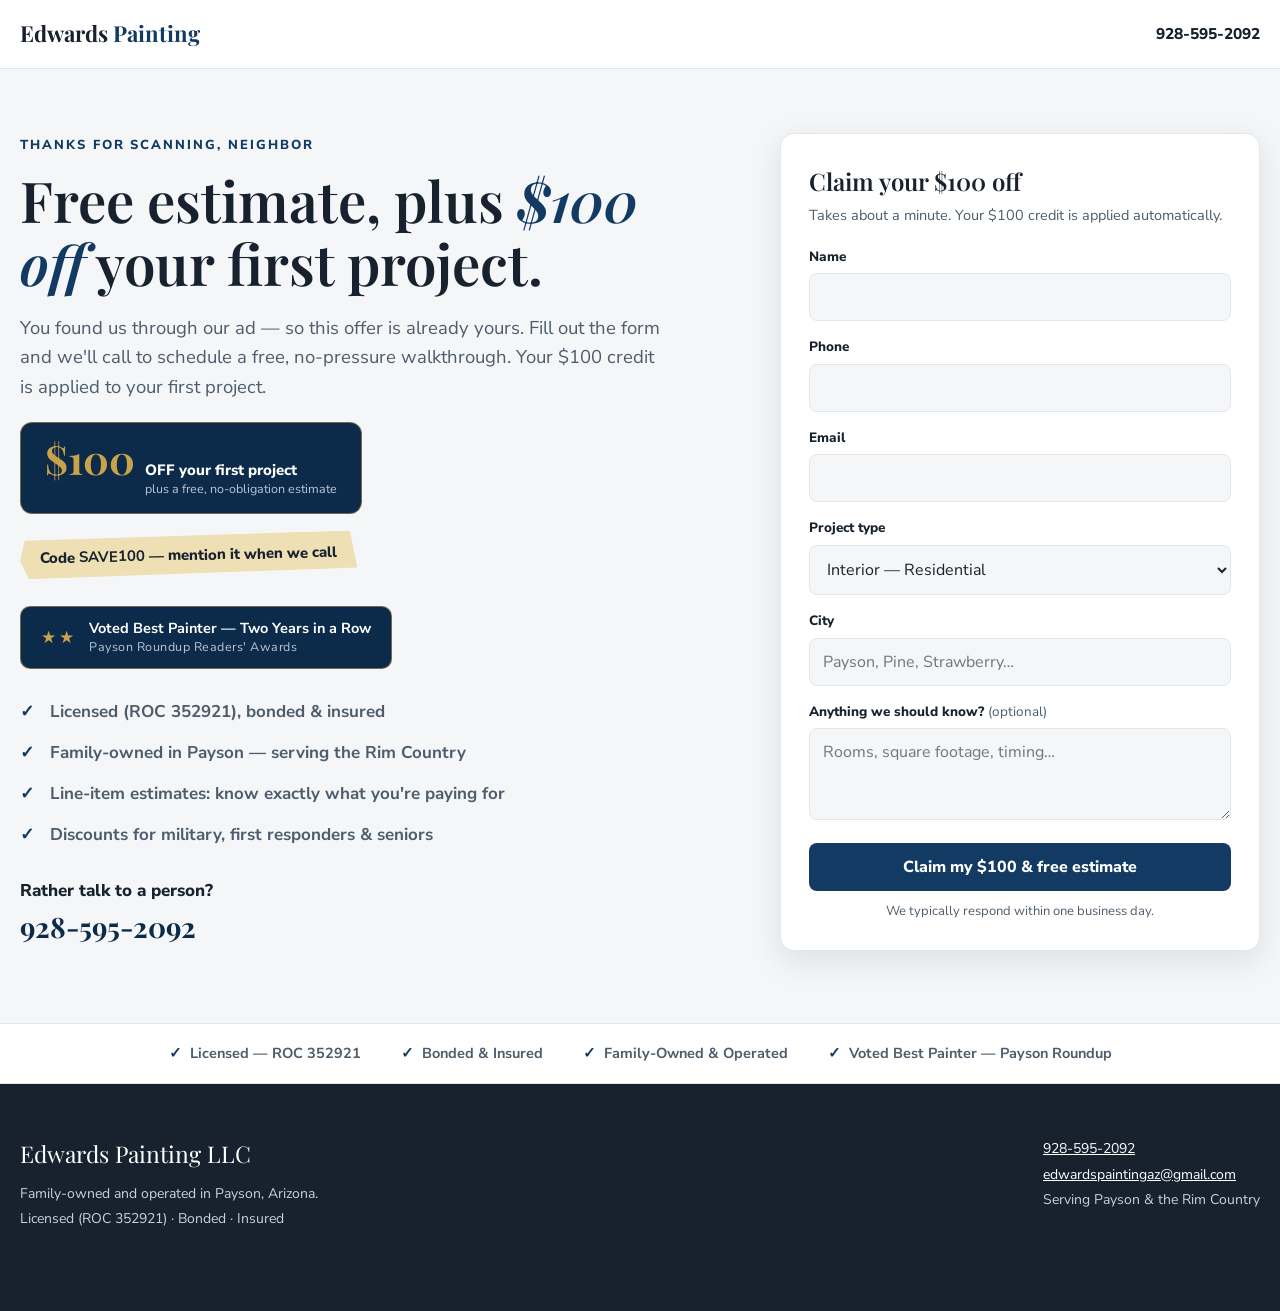
<file: index.html>
<!DOCTYPE html>
<html lang="en">
<head>
<!-- Google tag (gtag.js) -->
<script async src="https://www.googletagmanager.com/gtag/js?id=G-462MWTSJX8"></script>
<script>
  window.dataLayer = window.dataLayer || [];
  function gtag(){dataLayer.push(arguments);}
  gtag('js', new Date());
  gtag('config', 'G-462MWTSJX8');
</script>
<meta charset="UTF-8">
<meta name="viewport" content="width=device-width, initial-scale=1.0">
<title>Free Estimate + $100 Off — Edwards Painting, Payson AZ</title>
<meta name="description" content="You scanned our ad — claim your free estimate plus $100 off your first project with Edwards Painting in Payson, AZ. Voted Best Painter two years running.">
<link rel="preconnect" href="https://fonts.googleapis.com">
<link rel="preconnect" href="https://fonts.gstatic.com" crossorigin>
<link href="https://fonts.googleapis.com/css2?family=Playfair+Display:ital,wght@0,500;0,600;0,700;1,500;1,600&family=Nunito+Sans:wght@400;700;800&display=swap" rel="stylesheet">
<!-- shared files live one level up because this page sits in /100offad/ -->
<link rel="stylesheet" href="styles.css">
<style>
  .landing-hero {
    background: var(--gray);
    padding: 64px 20px 72px;
    min-height: calc(100vh - 69px); /* fill the screen below the header */
    display: flex;
    align-items: center;
  }
  .landing-grid {
    max-width: 1500px; margin: 0 auto; width: 100%;
    display: grid; grid-template-columns: 1.2fr 480px; gap: 80px; align-items: center;
  }
  @media (max-width: 900px) {
    .landing-hero { min-height: 0; padding: 44px 20px 56px; }
    .landing-grid { grid-template-columns: 1fr; gap: 36px; }
    .landing-grid form { order: -1; } /* form first on phones */
  }

  /* $100-off badge — the offer is the star of this page */
  .offer-badge {
    display: inline-flex;
    align-items: baseline;
    gap: 10px;
    background: var(--navy-deep);
    color: #fff;
    border: 1px solid rgba(201,162,75,0.55);
    border-radius: 12px;
    padding: 16px 24px;
    margin: 20px 0 6px;
  }
  .offer-badge .amt {
    font-family: var(--display);
    font-weight: 700;
    font-size: 40px;
    color: var(--gold);
    line-height: 1;
  }
  .offer-badge .amt-label { font-weight: 800; font-size: 15px; line-height: 1.3; }
  .offer-badge .amt-label small { display:block; font-weight:400; color:#B8C6D6; font-size:12.5px; }

  .promo-tape {
    display: inline-block;
    background: #EFDFB4;
    color: var(--ink);
    font-weight: 800;
    font-size: 15px;
    padding: 9px 20px;
    transform: rotate(-1.2deg);
    clip-path: polygon(1.5% 8%, 98% 0%, 100% 88%, 2.5% 100%, 0% 55%);
    margin: 14px 0 6px;
  }
  .mini-points { list-style: none; margin-top: 22px; }
  .mini-points li { padding: 7px 0 7px 30px; position: relative; font-weight: 700; color: var(--ink-soft); }
  .mini-points li::before {
    content: "✓"; position: absolute; left: 0; top: 7px;
    color: var(--navy); font-weight: 800;
  }
</style>
</head>
<body id="top">

<!-- Slim header: no full nav, so scanners stay focused on the offer -->
<header class="site-header">
  <div class="header-inner">
    <a class="logo" href="#top">Edwards <span>Painting</span></a>
    <a class="header-phone" href="tel:9285952092" style="margin-left:auto; display:block;">928-595-2092</a>
  </div>
</header>

<main>

<section class="landing-hero">
  <div class="landing-grid">
    <div>
      <p class="eyebrow">Thanks for scanning, neighbor</p>
      <h1>Free estimate, plus <em>$100 off</em> your first project.</h1>
      <p class="lead">You found us through our ad — so this offer is already yours. Fill out the form and we'll call to schedule a free, no-pressure walkthrough. Your $100 credit is applied to your first project.</p>

      <div class="offer-badge">
        <span class="amt">$100</span>
        <span class="amt-label">OFF your first project<small>plus a free, no-obligation estimate</small></span>
      </div>
      <br>
      <span class="promo-tape">Code <strong>SAVE100</strong> — mention it when we call</span>

      <div style="margin-top:24px;">
        <div class="award-plate">
          <span class="stars" aria-hidden="true">★★</span>
          <span class="award-text">Voted Best Painter — Two Years in a Row<small>Payson Roundup Readers' Awards</small></span>
        </div>
      </div>

      <ul class="mini-points">
        <li>Licensed (ROC 352921), bonded &amp; insured</li>
        <li>Family-owned in Payson — serving the Rim Country</li>
        <li>Line-item estimates: know exactly what you're paying for</li>
        <li>Discounts for military, first responders &amp; seniors</li>
      </ul>

      <p style="margin-top:22px; font-weight:800;">Rather talk to a person?</p>
      <p><a href="tel:9285952092" style="font-family:var(--display); font-size:28px; font-weight:700; text-decoration:none; color:var(--navy-deep);">928-595-2092</a></p>
    </div>

    <form class="form-card lead-form" novalidate>
      <h3>Claim your $100 off</h3>
      <p class="form-sub">Takes about a minute. Your $100 credit is applied automatically.</p>
      <input type="hidden" name="source" value="qr-100off">
      <input type="hidden" name="promo" value="SAVE100">
      <p class="hp-field" aria-hidden="true"><label>Leave this field empty<input type="text" name="company_website" tabindex="-1" autocomplete="off"></label></p>
      <div class="field">
        <label for="lf-name">Name</label>
        <input id="lf-name" name="name" type="text" autocomplete="name" required>
      </div>
      <div class="field">
        <label for="lf-phone">Phone</label>
        <input id="lf-phone" name="phone" type="tel" autocomplete="tel" required>
      </div>
      <div class="field">
        <label for="lf-email">Email</label>
        <input id="lf-email" name="email" type="email" autocomplete="email">
      </div>
      <div class="field">
        <label for="lf-project">Project type</label>
        <select id="lf-project" name="project">
          <option>Interior — Residential</option>
          <option>Exterior — Residential</option>
          <option>Interior — Light Commercial</option>
          <option>Exterior — Light Commercial</option>
          <option>Repaint</option>
          <option>New Construction</option>
          <option>Epoxy Flooring</option>
          <option>Something else</option>
        </select>
      </div>
      <div class="field">
        <label for="lf-city">City</label>
        <input id="lf-city" name="city" type="text" list="area-cities" placeholder="Payson, Pine, Strawberry…">
        <datalist id="area-cities">
          <option value="Payson"><option value="Pine"><option value="Strawberry"><option value="Happy Jack">
        </datalist>
      </div>
      <div class="field">
        <label for="lf-message">Anything we should know? <span style="font-weight:400; color:var(--ink-soft);">(optional)</span></label>
        <textarea id="lf-message" name="message" rows="3" placeholder="Rooms, square footage, timing…"></textarea>
      </div>
      <button class="btn btn-primary" type="submit">Claim my $100 &amp; free estimate</button>
      <p class="form-success" role="status">Thanks — your request is on its way. We'll be in touch shortly.</p>
      <p class="form-note">We typically respond within one business day.</p>
    </form>
  </div>
</section>

<div class="trust">
  <div class="trust-inner">
    <span>Licensed — ROC 352921</span>
    <span>Bonded &amp; Insured</span>
    <span>Family-Owned &amp; Operated</span>
    <span>Voted Best Painter — Payson Roundup</span>
  </div>
</div>

</main>

<footer>
  <div class="footer-inner">
    <div>
      <p class="brand">Edwards Painting LLC</p>
      <p class="fine">Family-owned and operated in Payson, Arizona.<br>Licensed (ROC 352921) · Bonded · Insured</p>
    </div>
    <div class="fine">
      <a href="tel:9285952092">928-595-2092</a><br>
      <a href="mailto:edwardspaintingaz@gmail.com">edwardspaintingaz@gmail.com</a><br>
      Serving Payson &amp; the Rim Country
    </div>
  </div>
</footer>

<!-- shared script lives one level up -->
<script src="site.js"></script>
</body>
</html>
</file>
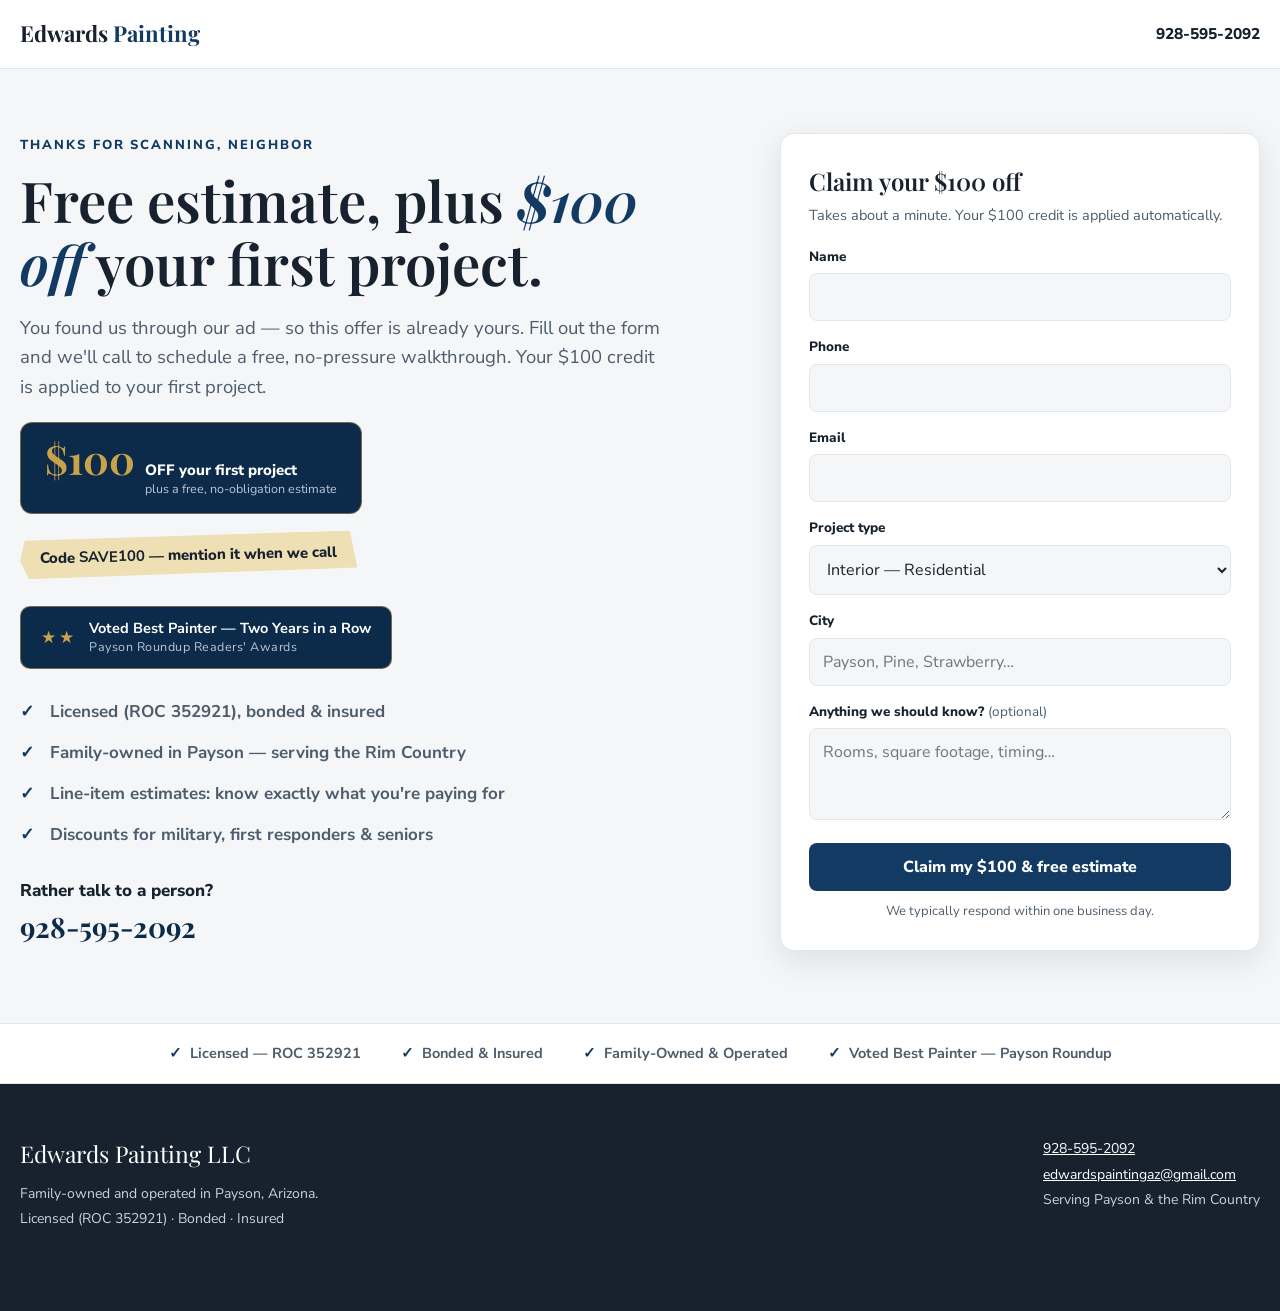
<file: 100offad/index.html>
<!DOCTYPE html>
<html lang="en">
<head>
<!-- Google tag (gtag.js) -->
<script async src="https://www.googletagmanager.com/gtag/js?id=G-462MWTSJX8"></script>
<script>
  window.dataLayer = window.dataLayer || [];
  function gtag(){dataLayer.push(arguments);}
  gtag('js', new Date());
  gtag('config', 'G-462MWTSJX8');
</script>
<meta charset="UTF-8">
<meta name="viewport" content="width=device-width, initial-scale=1.0">
<title>Free Estimate + $100 Off — Edwards Painting, Payson AZ</title>
<meta name="description" content="You scanned our ad — claim your free estimate plus $100 off your first project with Edwards Painting in Payson, AZ. Voted Best Painter two years running.">
<meta name="robots" content="noindex"><!-- landing page for ad traffic; remove if you want it indexed -->
<link rel="preconnect" href="https://fonts.googleapis.com">
<link rel="preconnect" href="https://fonts.gstatic.com" crossorigin>
<link href="https://fonts.googleapis.com/css2?family=Playfair+Display:ital,wght@0,500;0,600;0,700;1,500;1,600&family=Nunito+Sans:wght@400;700;800&display=swap" rel="stylesheet">
<!-- shared files live one level up because this page sits in /100offad/ -->
<link rel="stylesheet" href="../styles.css">
<style>
  .landing-hero {
    background: var(--gray);
    padding: 64px 20px 72px;
    min-height: calc(100vh - 69px); /* fill the screen below the header */
    display: flex;
    align-items: center;
  }
  .landing-grid {
    max-width: 1500px; margin: 0 auto; width: 100%;
    display: grid; grid-template-columns: 1.2fr 480px; gap: 80px; align-items: center;
  }
  @media (max-width: 900px) {
    .landing-hero { min-height: 0; padding: 44px 20px 56px; }
    .landing-grid { grid-template-columns: 1fr; gap: 36px; }
    .landing-grid form { order: -1; } /* form first on phones */
  }

  /* $100-off badge — the offer is the star of this page */
  .offer-badge {
    display: inline-flex;
    align-items: baseline;
    gap: 10px;
    background: var(--navy-deep);
    color: #fff;
    border: 1px solid rgba(201,162,75,0.55);
    border-radius: 12px;
    padding: 16px 24px;
    margin: 20px 0 6px;
  }
  .offer-badge .amt {
    font-family: var(--display);
    font-weight: 700;
    font-size: 40px;
    color: var(--gold);
    line-height: 1;
  }
  .offer-badge .amt-label { font-weight: 800; font-size: 15px; line-height: 1.3; }
  .offer-badge .amt-label small { display:block; font-weight:400; color:#B8C6D6; font-size:12.5px; }

  .promo-tape {
    display: inline-block;
    background: #EFDFB4;
    color: var(--ink);
    font-weight: 800;
    font-size: 15px;
    padding: 9px 20px;
    transform: rotate(-1.2deg);
    clip-path: polygon(1.5% 8%, 98% 0%, 100% 88%, 2.5% 100%, 0% 55%);
    margin: 14px 0 6px;
  }
  .mini-points { list-style: none; margin-top: 22px; }
  .mini-points li { padding: 7px 0 7px 30px; position: relative; font-weight: 700; color: var(--ink-soft); }
  .mini-points li::before {
    content: "✓"; position: absolute; left: 0; top: 7px;
    color: var(--navy); font-weight: 800;
  }
</style>
</head>
<body>

<!-- Slim header: no full nav, so scanners stay focused on the offer -->
<header class="site-header">
  <div class="header-inner">
    <a class="logo" href="../index.html">Edwards <span>Painting</span></a>
    <a class="header-phone" href="tel:9285952092" style="margin-left:auto; display:block;">928-595-2092</a>
  </div>
</header>

<main>

<section class="landing-hero">
  <div class="landing-grid">
    <div>
      <p class="eyebrow">Thanks for scanning, neighbor</p>
      <h1>Free estimate, plus <em>$100 off</em> your first project.</h1>
      <p class="lead">You found us through our ad — so this offer is already yours. Fill out the form and we'll call to schedule a free, no-pressure walkthrough. Your $100 credit is applied to your first project.</p>

      <div class="offer-badge">
        <span class="amt">$100</span>
        <span class="amt-label">OFF your first project<small>plus a free, no-obligation estimate</small></span>
      </div>
      <br>
      <span class="promo-tape">Code <strong>SAVE100</strong> — mention it when we call</span>

      <div style="margin-top:24px;">
        <div class="award-plate">
          <span class="stars" aria-hidden="true">★★</span>
          <span class="award-text">Voted Best Painter — Two Years in a Row<small>Payson Roundup Readers' Awards</small></span>
        </div>
      </div>

      <ul class="mini-points">
        <li>Licensed (ROC 352921), bonded &amp; insured</li>
        <li>Family-owned in Payson — serving the Rim Country</li>
        <li>Line-item estimates: know exactly what you're paying for</li>
        <li>Discounts for military, first responders &amp; seniors</li>
      </ul>

      <p style="margin-top:22px; font-weight:800;">Rather talk to a person?</p>
      <p><a href="tel:9285952092" style="font-family:var(--display); font-size:28px; font-weight:700; text-decoration:none; color:var(--navy-deep);">928-595-2092</a></p>
    </div>

    <form class="form-card lead-form" novalidate>
      <h3>Claim your $100 off</h3>
      <p class="form-sub">Takes about a minute. Your $100 credit is applied automatically.</p>
      <input type="hidden" name="source" value="qr-100off">
      <input type="hidden" name="promo" value="SAVE100">
      <p class="hp-field" aria-hidden="true"><label>Leave this field empty<input type="text" name="company_website" tabindex="-1" autocomplete="off"></label></p>
      <div class="field">
        <label for="lf-name">Name</label>
        <input id="lf-name" name="name" type="text" autocomplete="name" required>
      </div>
      <div class="field">
        <label for="lf-phone">Phone</label>
        <input id="lf-phone" name="phone" type="tel" autocomplete="tel" required>
      </div>
      <div class="field">
        <label for="lf-email">Email</label>
        <input id="lf-email" name="email" type="email" autocomplete="email">
      </div>
      <div class="field">
        <label for="lf-project">Project type</label>
        <select id="lf-project" name="project">
          <option>Interior — Residential</option>
          <option>Exterior — Residential</option>
          <option>Interior — Light Commercial</option>
          <option>Exterior — Light Commercial</option>
          <option>Repaint</option>
          <option>New Construction</option>
          <option>Epoxy Flooring</option>
          <option>Something else</option>
        </select>
      </div>
      <div class="field">
        <label for="lf-city">City</label>
        <input id="lf-city" name="city" type="text" list="area-cities" placeholder="Payson, Pine, Strawberry…">
        <datalist id="area-cities">
          <option value="Payson"><option value="Pine"><option value="Strawberry"><option value="Happy Jack">
        </datalist>
      </div>
      <div class="field">
        <label for="lf-message">Anything we should know? <span style="font-weight:400; color:var(--ink-soft);">(optional)</span></label>
        <textarea id="lf-message" name="message" rows="3" placeholder="Rooms, square footage, timing…"></textarea>
      </div>
      <button class="btn btn-primary" type="submit">Claim my $100 &amp; free estimate</button>
      <p class="form-success" role="status">Thanks — your request is on its way. We'll be in touch shortly.</p>
      <p class="form-note">We typically respond within one business day.</p>
    </form>
  </div>
</section>

<div class="trust">
  <div class="trust-inner">
    <span>Licensed — ROC 352921</span>
    <span>Bonded &amp; Insured</span>
    <span>Family-Owned &amp; Operated</span>
    <span>Voted Best Painter — Payson Roundup</span>
  </div>
</div>

</main>

<footer>
  <div class="footer-inner">
    <div>
      <p class="brand">Edwards Painting LLC</p>
      <p class="fine">Family-owned and operated in Payson, Arizona.<br>Licensed (ROC 352921) · Bonded · Insured</p>
    </div>
    <div class="fine">
      <a href="tel:9285952092">928-595-2092</a><br>
      <a href="mailto:edwardspaintingaz@gmail.com">edwardspaintingaz@gmail.com</a><br>
      Serving Payson &amp; the Rim Country
    </div>
  </div>
</footer>

<!-- shared script lives one level up -->
<script src="../site.js"></script>
</body>
</html>
</file>
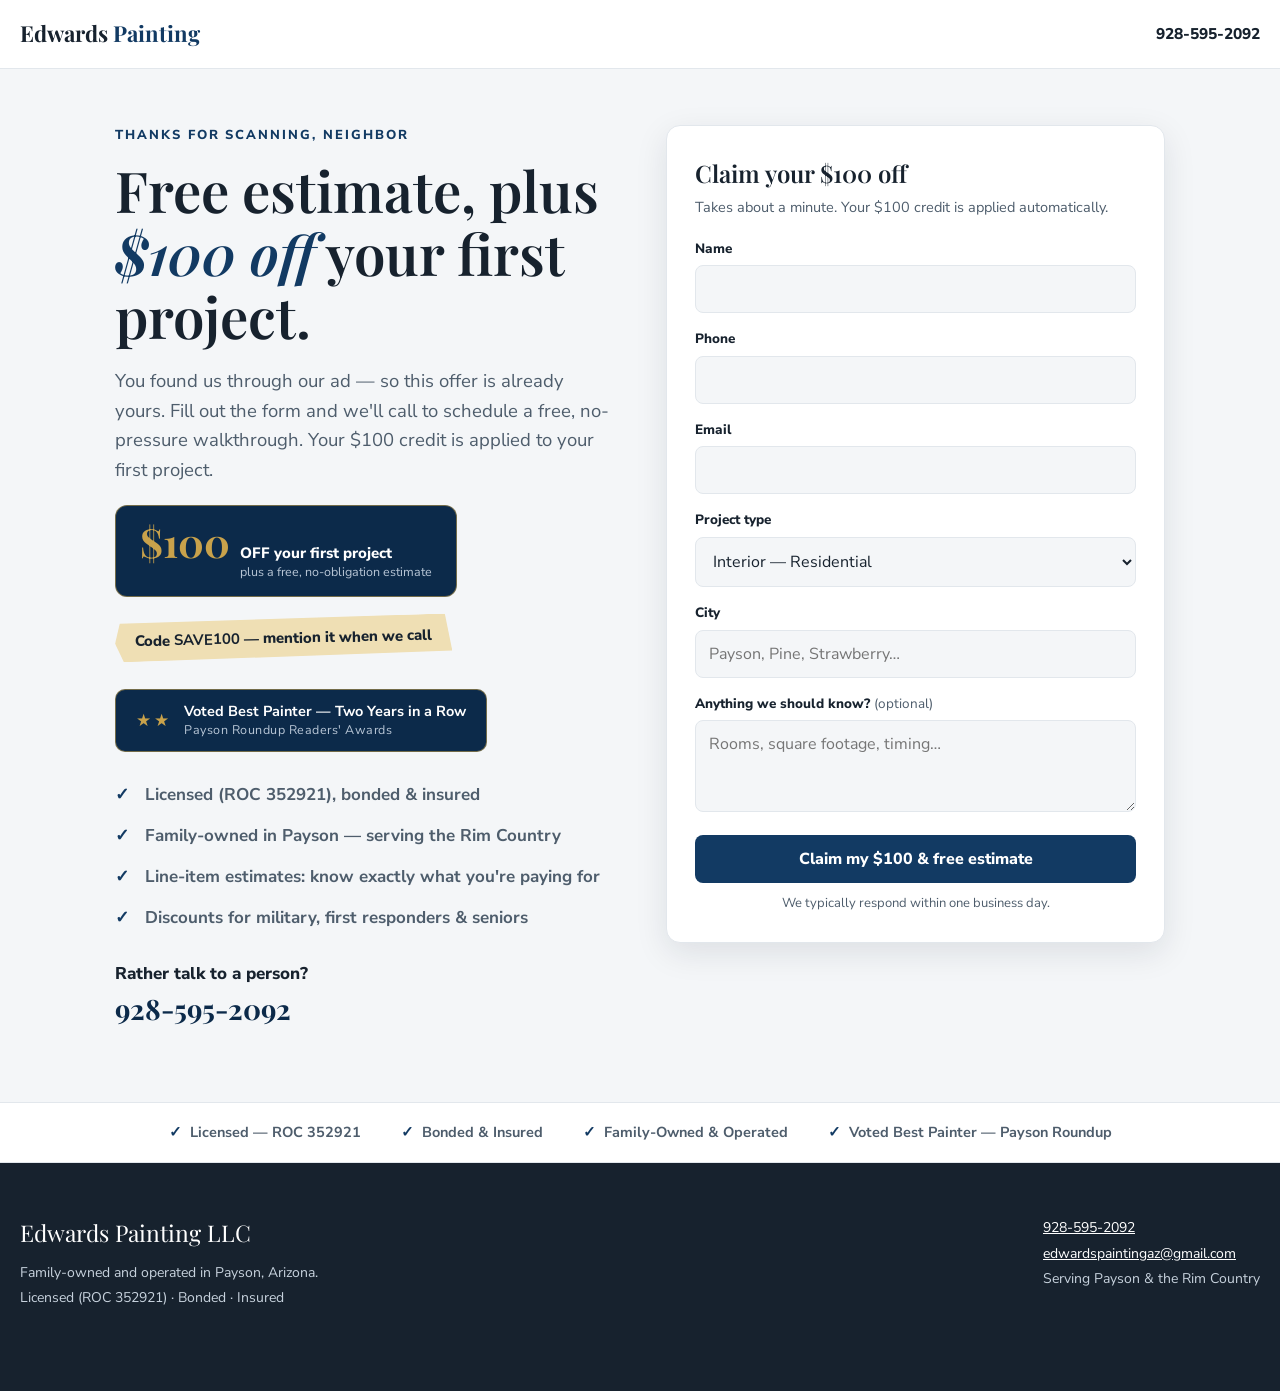
<file: 100offad.html>
<!DOCTYPE html>
<html lang="en">
<head>
<meta charset="UTF-8">
<meta name="viewport" content="width=device-width, initial-scale=1.0">
<title>Free Estimate + $100 Off — Edwards Painting, Payson AZ</title>
<meta name="description" content="You scanned our ad — claim your free estimate plus $100 off your first project with Edwards Painting in Payson, AZ. Voted Best Painter two years running.">
<meta name="robots" content="noindex"><!-- landing page for ad traffic; remove if you want it indexed -->
<link rel="preconnect" href="https://fonts.googleapis.com">
<link rel="preconnect" href="https://fonts.gstatic.com" crossorigin>
<link href="https://fonts.googleapis.com/css2?family=Playfair+Display:ital,wght@0,500;0,600;0,700;1,500;1,600&family=Nunito+Sans:wght@400;700;800&display=swap" rel="stylesheet">
<!-- shared files live one level up because this page sits in /100offad/ -->
<link rel="stylesheet" href="../styles.css">
<style>
  .landing-hero { background: var(--gray); padding: 56px 20px 70px; }
  .landing-grid {
    max-width: 1050px; margin: 0 auto;
    display: grid; grid-template-columns: 1fr 1fr; gap: 52px; align-items: start;
  }
  @media (max-width: 880px) { .landing-grid { grid-template-columns: 1fr; } }

  /* $100-off badge — the offer is the star of this page */
  .offer-badge {
    display: inline-flex;
    align-items: baseline;
    gap: 10px;
    background: var(--navy-deep);
    color: #fff;
    border: 1px solid rgba(201,162,75,0.55);
    border-radius: 12px;
    padding: 16px 24px;
    margin: 20px 0 6px;
  }
  .offer-badge .amt {
    font-family: var(--display);
    font-weight: 700;
    font-size: 40px;
    color: var(--gold);
    line-height: 1;
  }
  .offer-badge .amt-label { font-weight: 800; font-size: 15px; line-height: 1.3; }
  .offer-badge .amt-label small { display:block; font-weight:400; color:#B8C6D6; font-size:12.5px; }

  .promo-tape {
    display: inline-block;
    background: #EFDFB4;
    color: var(--ink);
    font-weight: 800;
    font-size: 15px;
    padding: 9px 20px;
    transform: rotate(-1.2deg);
    clip-path: polygon(1.5% 8%, 98% 0%, 100% 88%, 2.5% 100%, 0% 55%);
    margin: 14px 0 6px;
  }
  .mini-points { list-style: none; margin-top: 22px; }
  .mini-points li { padding: 7px 0 7px 30px; position: relative; font-weight: 700; color: var(--ink-soft); }
  .mini-points li::before {
    content: "✓"; position: absolute; left: 0; top: 7px;
    color: var(--navy); font-weight: 800;
  }
</style>
</head>
<body>

<!-- Slim header: no full nav, so scanners stay focused on the offer -->
<header class="site-header">
  <div class="header-inner">
    <a class="logo" href="../index.html">Edwards <span>Painting</span></a>
    <a class="header-phone" href="tel:9285952092" style="margin-left:auto; display:block;">928-595-2092</a>
  </div>
</header>

<main>

<section class="landing-hero">
  <div class="landing-grid">
    <div>
      <p class="eyebrow">Thanks for scanning, neighbor</p>
      <h1>Free estimate, plus <em>$100 off</em> your first project.</h1>
      <p class="lead">You found us through our ad — so this offer is already yours. Fill out the form and we'll call to schedule a free, no-pressure walkthrough. Your $100 credit is applied to your first project.</p>

      <div class="offer-badge">
        <span class="amt">$100</span>
        <span class="amt-label">OFF your first project<small>plus a free, no-obligation estimate</small></span>
      </div>
      <br>
      <span class="promo-tape">Code <strong>SAVE100</strong> — mention it when we call</span>

      <div style="margin-top:24px;">
        <div class="award-plate">
          <span class="stars" aria-hidden="true">★★</span>
          <span class="award-text">Voted Best Painter — Two Years in a Row<small>Payson Roundup Readers' Awards</small></span>
        </div>
      </div>

      <ul class="mini-points">
        <li>Licensed (ROC 352921), bonded &amp; insured</li>
        <li>Family-owned in Payson — serving the Rim Country</li>
        <li>Line-item estimates: know exactly what you're paying for</li>
        <li>Discounts for military, first responders &amp; seniors</li>
      </ul>

      <p style="margin-top:22px; font-weight:800;">Rather talk to a person?</p>
      <p><a href="tel:9285952092" style="font-family:var(--display); font-size:28px; font-weight:700; text-decoration:none; color:var(--navy-deep);">928-595-2092</a></p>
    </div>

    <form class="form-card lead-form" novalidate>
      <h3>Claim your $100 off</h3>
      <p class="form-sub">Takes about a minute. Your $100 credit is applied automatically.</p>
      <input type="hidden" name="source" value="qr-100off">
      <input type="hidden" name="promo" value="SAVE100">
      <p class="hp-field" aria-hidden="true"><label>Leave this field empty<input type="text" name="company_website" tabindex="-1" autocomplete="off"></label></p>
      <div class="field">
        <label for="lf-name">Name</label>
        <input id="lf-name" name="name" type="text" autocomplete="name" required>
      </div>
      <div class="field">
        <label for="lf-phone">Phone</label>
        <input id="lf-phone" name="phone" type="tel" autocomplete="tel" required>
      </div>
      <div class="field">
        <label for="lf-email">Email</label>
        <input id="lf-email" name="email" type="email" autocomplete="email">
      </div>
      <div class="field">
        <label for="lf-project">Project type</label>
        <select id="lf-project" name="project">
          <option>Interior — Residential</option>
          <option>Exterior — Residential</option>
          <option>Interior — Light Commercial</option>
          <option>Exterior — Light Commercial</option>
          <option>Repaint</option>
          <option>New Construction</option>
          <option>Epoxy Flooring</option>
          <option>Something else</option>
        </select>
      </div>
      <div class="field">
        <label for="lf-city">City</label>
        <input id="lf-city" name="city" type="text" list="area-cities" placeholder="Payson, Pine, Strawberry…">
        <datalist id="area-cities">
          <option value="Payson"><option value="Pine"><option value="Strawberry"><option value="Happy Jack">
        </datalist>
      </div>
      <div class="field">
        <label for="lf-message">Anything we should know? <span style="font-weight:400; color:var(--ink-soft);">(optional)</span></label>
        <textarea id="lf-message" name="message" rows="3" placeholder="Rooms, square footage, timing…"></textarea>
      </div>
      <button class="btn btn-primary" type="submit">Claim my $100 &amp; free estimate</button>
      <p class="form-success" role="status">Thanks — your request is on its way. We'll be in touch shortly.</p>
      <p class="form-note">We typically respond within one business day.</p>
    </form>
  </div>
</section>

<div class="trust">
  <div class="trust-inner">
    <span>Licensed — ROC 352921</span>
    <span>Bonded &amp; Insured</span>
    <span>Family-Owned &amp; Operated</span>
    <span>Voted Best Painter — Payson Roundup</span>
  </div>
</div>

</main>

<footer>
  <div class="footer-inner">
    <div>
      <p class="brand">Edwards Painting LLC</p>
      <p class="fine">Family-owned and operated in Payson, Arizona.<br>Licensed (ROC 352921) · Bonded · Insured</p>
    </div>
    <div class="fine">
      <a href="tel:9285952092">928-595-2092</a><br>
      <a href="mailto:edwardspaintingaz@gmail.com">edwardspaintingaz@gmail.com</a><br>
      Serving Payson &amp; the Rim Country
    </div>
  </div>
</footer>

<!-- shared script lives one level up -->
<script src="../site.js"></script>
</body>
</html>
</file>
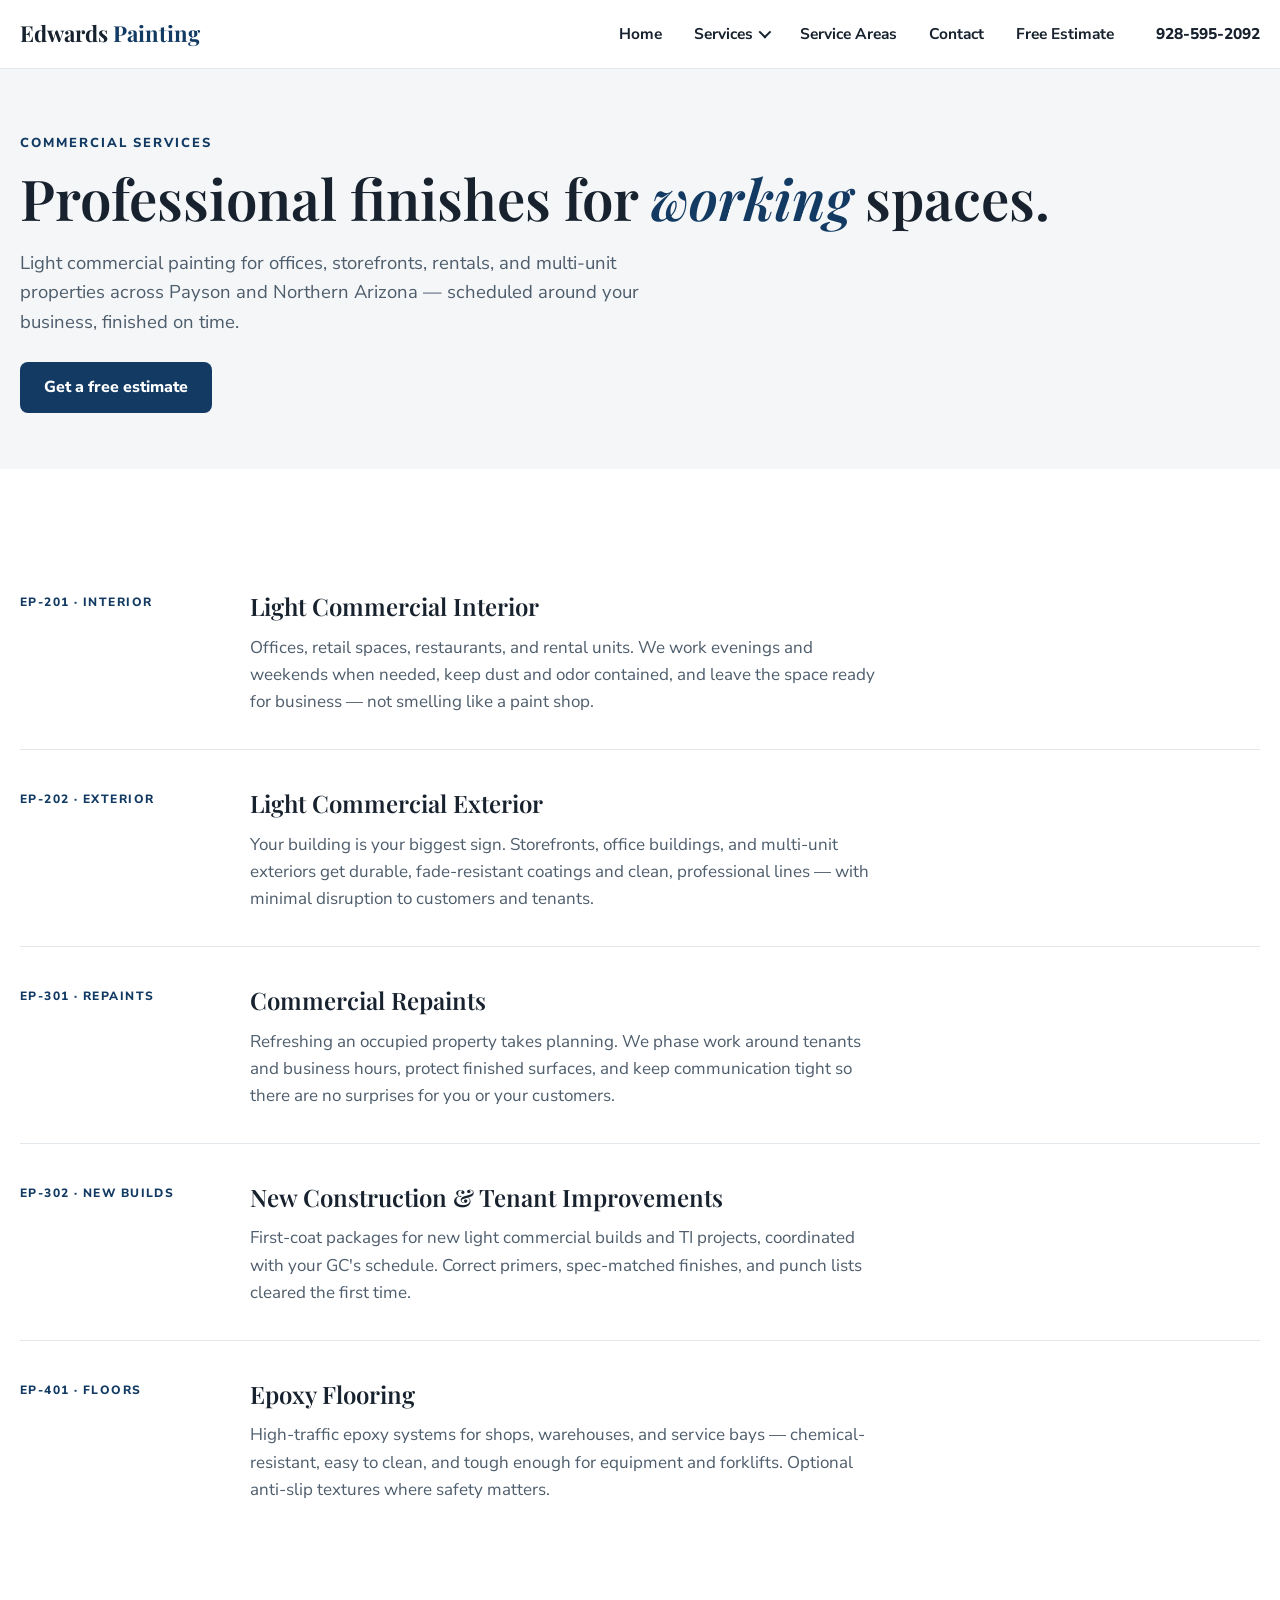
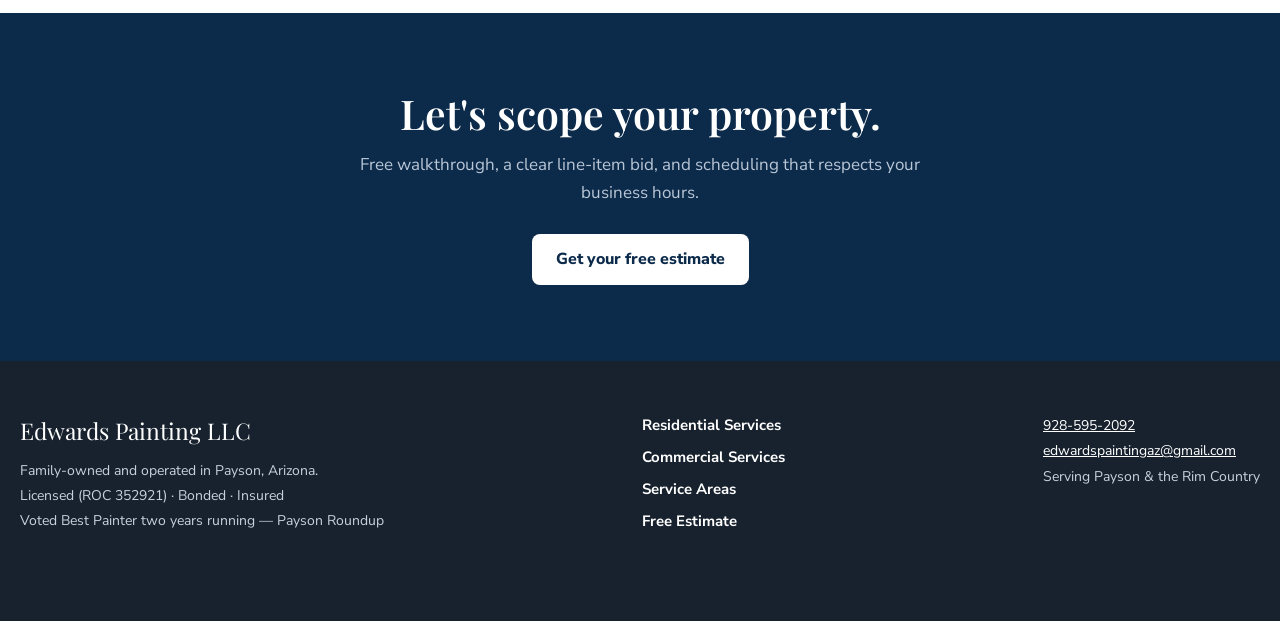
<file: commercial.html>
<!DOCTYPE html>
<html lang="en">
<head>
<!-- Google tag (gtag.js) -->
<script async src="https://www.googletagmanager.com/gtag/js?id=G-462MWTSJX8"></script>
<script>
  window.dataLayer = window.dataLayer || [];
  function gtag(){dataLayer.push(arguments);}
  gtag('js', new Date());
  gtag('config', 'G-462MWTSJX8');
</script>
<meta charset="UTF-8">
<meta name="viewport" content="width=device-width, initial-scale=1.0">
<title>Light Commercial Painting in Payson, AZ — Edwards Painting</title>
<meta name="description" content="Light commercial painting in Payson and Northern Arizona: interiors, exteriors, repaints, new construction, and epoxy flooring for offices, storefronts, and rentals. Free estimates.">
<link rel="preconnect" href="https://fonts.googleapis.com">
<link rel="preconnect" href="https://fonts.gstatic.com" crossorigin>
<link href="https://fonts.googleapis.com/css2?family=Playfair+Display:ital,wght@0,500;0,600;0,700;1,500;1,600&family=Nunito+Sans:wght@400;700;800&display=swap" rel="stylesheet">
<link rel="stylesheet" href="styles.css">
</head>
<body>

<header class="site-header">
  <div class="header-inner">
    <a class="logo" href="index.html">Edwards <span>Painting</span></a>
    <button class="nav-toggle" aria-label="Open menu" aria-expanded="false"><span class="bars"></span></button>
    <nav class="main-nav" aria-label="Main">
      <a href="index.html">Home</a>
      <div class="nav-drop">
        <button aria-expanded="false" aria-haspopup="true">Services <span class="caret" aria-hidden="true"></span></button>
        <div class="drop-menu">
          <a href="residential.html">Residential<small>Interior, exterior, repaints, epoxy</small></a>
          <a href="commercial.html" aria-current="page">Commercial<small>Light commercial &amp; new construction</small></a>
        </div>
      </div>
      <a href="index.html#areas">Service Areas</a>
      <a href="index.html#contact">Contact</a>
      <a class="btn btn-primary btn-sm header-cta" href="100offad/">Free Estimate</a>
    </nav>
    <a class="header-phone" href="tel:9285952092">928-595-2092</a>
  </div>
</header>

<main>

<section class="page-hero">
  <div class="wrap">
    <p class="eyebrow">Commercial Services</p>
    <h1>Professional finishes for <em>working</em> spaces.</h1>
    <p class="lead">Light commercial painting for offices, storefronts, rentals, and multi-unit properties across Payson and Northern Arizona — scheduled around your business, finished on time.</p>
    <div style="margin-top:24px;">
      <a class="btn btn-primary" href="100offad/">Get a free estimate</a>
    </div>
  </div>
</section>

<section>
  <div class="wrap svc-rows">

    <div class="svc-row" id="interior">
      <span class="svc-tag">EP-201 · Interior</span>
      <div>
        <h3>Light Commercial Interior</h3>
        <p>Offices, retail spaces, restaurants, and rental units. We work evenings and weekends when needed, keep dust and odor contained, and leave the space ready for business — not smelling like a paint shop.</p>
      </div>
    </div>

    <div class="svc-row" id="exterior">
      <span class="svc-tag">EP-202 · Exterior</span>
      <div>
        <h3>Light Commercial Exterior</h3>
        <p>Your building is your biggest sign. Storefronts, office buildings, and multi-unit exteriors get durable, fade-resistant coatings and clean, professional lines — with minimal disruption to customers and tenants.</p>
      </div>
    </div>

    <div class="svc-row" id="repaints">
      <span class="svc-tag">EP-301 · Repaints</span>
      <div>
        <h3>Commercial Repaints</h3>
        <p>Refreshing an occupied property takes planning. We phase work around tenants and business hours, protect finished surfaces, and keep communication tight so there are no surprises for you or your customers.</p>
      </div>
    </div>

    <div class="svc-row" id="new-construction">
      <span class="svc-tag">EP-302 · New Builds</span>
      <div>
        <h3>New Construction &amp; Tenant Improvements</h3>
        <p>First-coat packages for new light commercial builds and TI projects, coordinated with your GC's schedule. Correct primers, spec-matched finishes, and punch lists cleared the first time.</p>
      </div>
    </div>

    <div class="svc-row" id="epoxy">
      <span class="svc-tag">EP-401 · Floors</span>
      <div>
        <h3>Epoxy Flooring</h3>
        <p>High-traffic epoxy systems for shops, warehouses, and service bays — chemical-resistant, easy to clean, and tough enough for equipment and forklifts. Optional anti-slip textures where safety matters.</p>
      </div>
    </div>

  </div>
</section>

<section class="cta-band">
  <div class="wrap">
    <h2>Let's scope your property.</h2>
    <p>Free walkthrough, a clear line-item bid, and scheduling that respects your business hours.</p>
    <a class="btn btn-primary" style="background:#fff; color:var(--navy-deep);" href="100offad/">Get your free estimate</a>
  </div>
</section>

</main>

<footer>
  <div class="footer-inner">
    <div>
      <p class="brand">Edwards Painting LLC</p>
      <p class="fine">Family-owned and operated in Payson, Arizona.<br>Licensed (ROC 352921) · Bonded · Insured<br>Voted Best Painter two years running — Payson Roundup</p>
    </div>
    <nav aria-label="Footer">
      <a href="residential.html">Residential Services</a>
      <a href="commercial.html">Commercial Services</a>
      <a href="index.html#areas">Service Areas</a>
      <a href="100offad/">Free Estimate</a>
    </nav>
    <div class="fine">
      <a href="tel:9285952092">928-595-2092</a><br>
      <a href="mailto:edwardspaintingaz@gmail.com">edwardspaintingaz@gmail.com</a><br>
      Serving Payson &amp; the Rim Country
    </div>
  </div>
</footer>

<div class="sticky-bar">
  <a class="btn btn-ghost" href="tel:9285952092">Call Now</a>
  <a class="btn btn-primary" href="100offad/">Free Estimate</a>
</div>

<script src="site.js"></script>
</body>
</html>
</file>
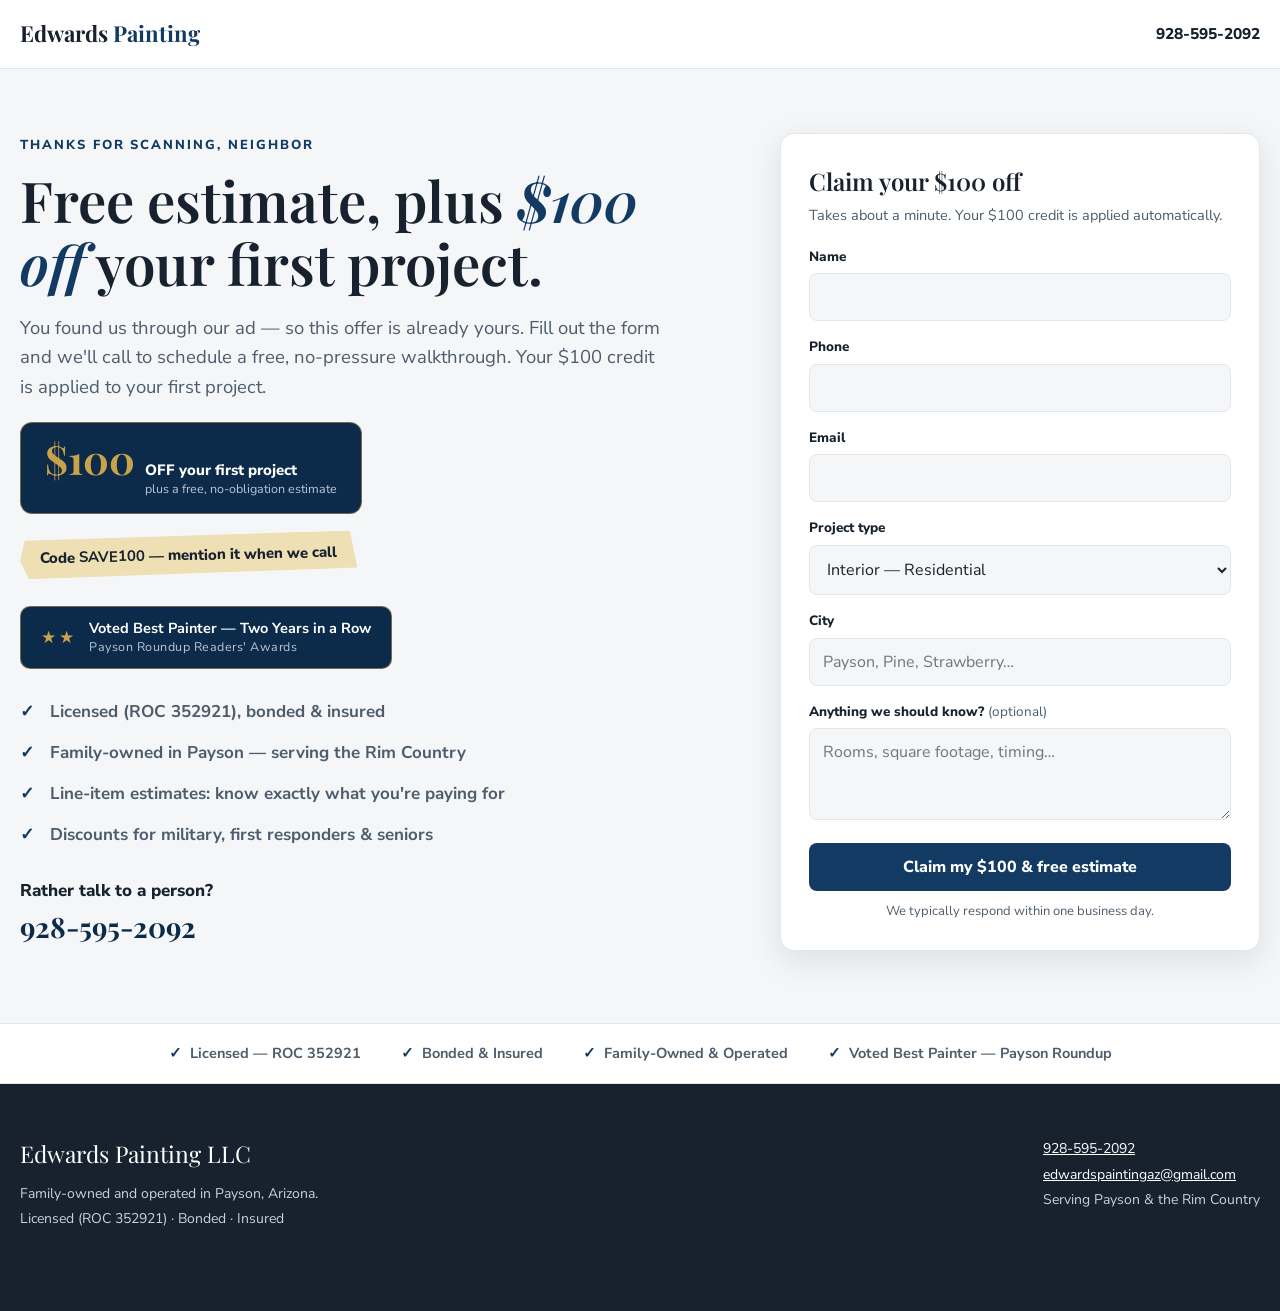
<file: estimate.html>
<!DOCTYPE html>
<html lang="en">
<head>
<!-- Google tag (gtag.js) -->
<script async src="https://www.googletagmanager.com/gtag/js?id=G-462MWTSJX8"></script>
<script>
  window.dataLayer = window.dataLayer || [];
  function gtag(){dataLayer.push(arguments);}
  gtag('js', new Date());
  gtag('config', 'G-462MWTSJX8');
</script>
<meta charset="UTF-8">
<meta http-equiv="refresh" content="0; url=100offad/">
<link rel="canonical" href="100offad/">
<title>Redirecting… — Edwards Painting</title>
</head>
<body>
<p>This offer has moved. <a href="100offad/">Continue to your free estimate and $100 off →</a></p>
<script>window.location.replace("100offad/");</script>
</body>
</html>
</file>
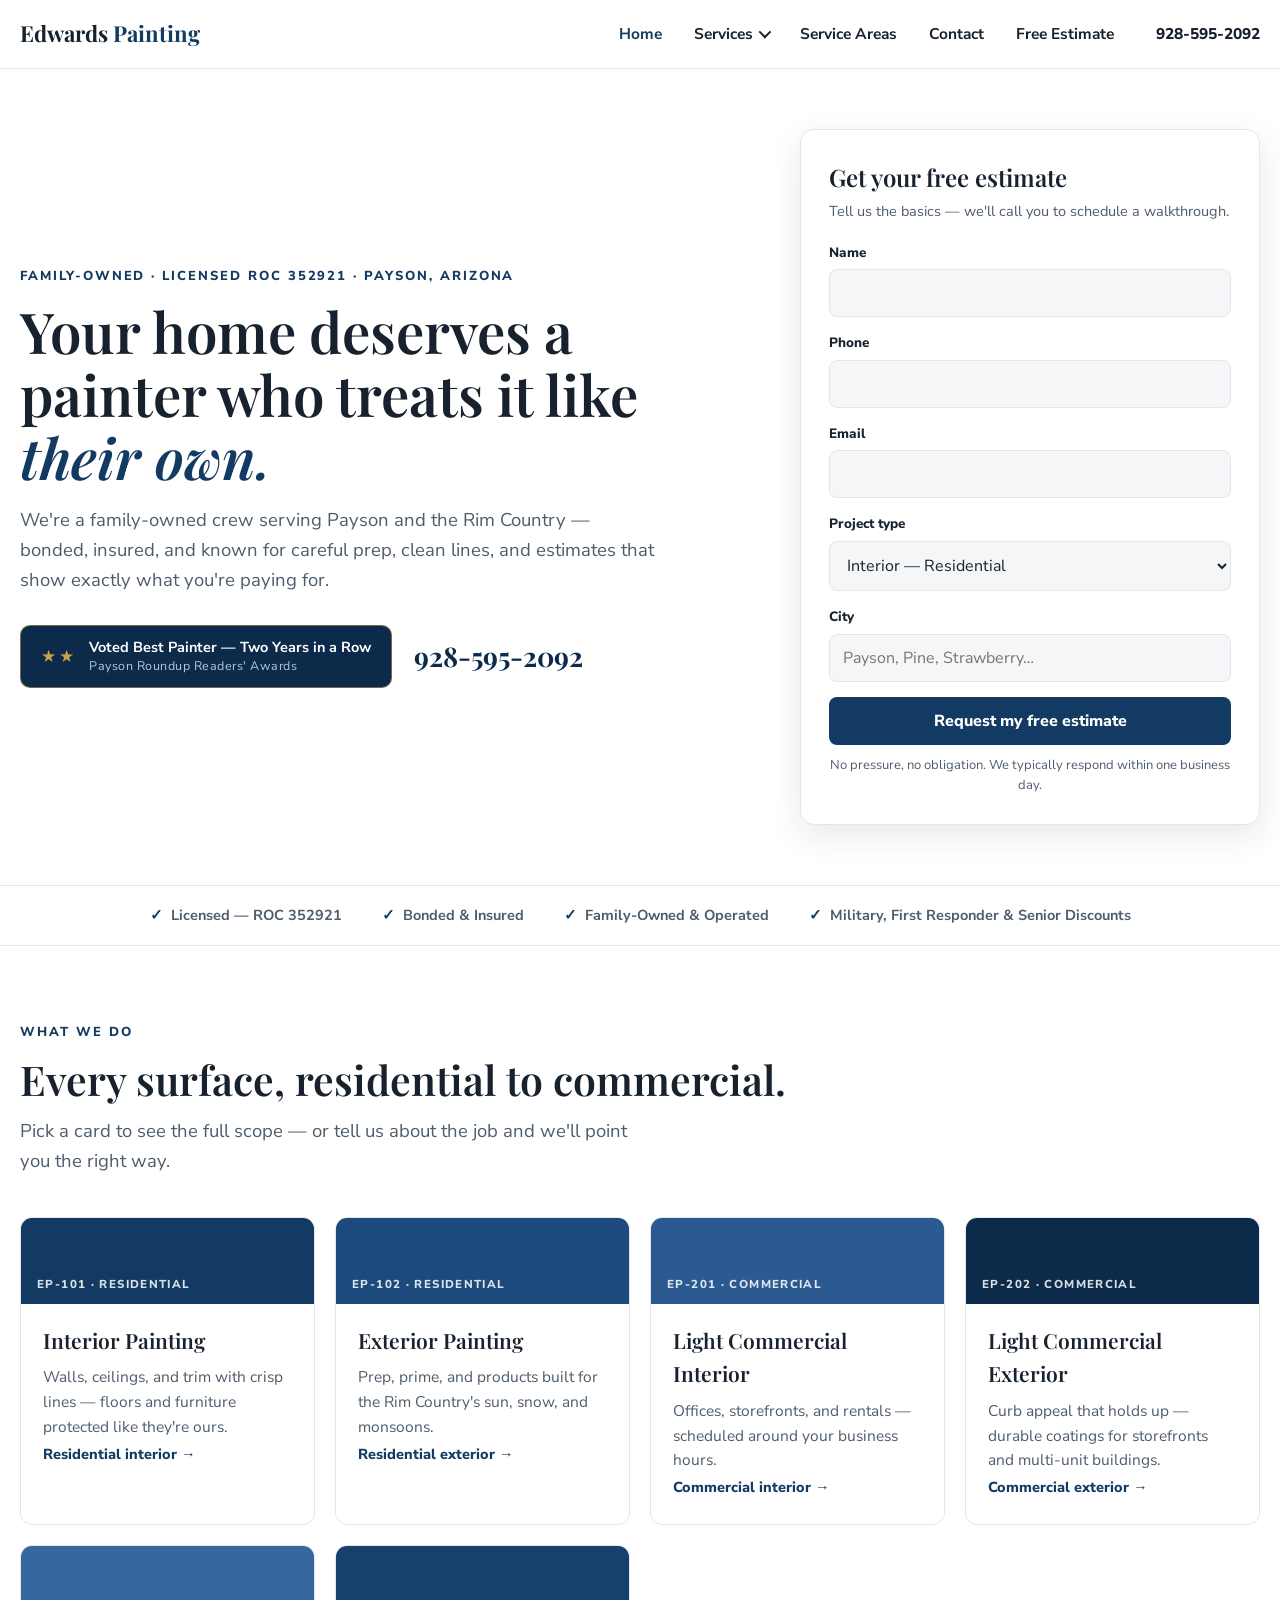
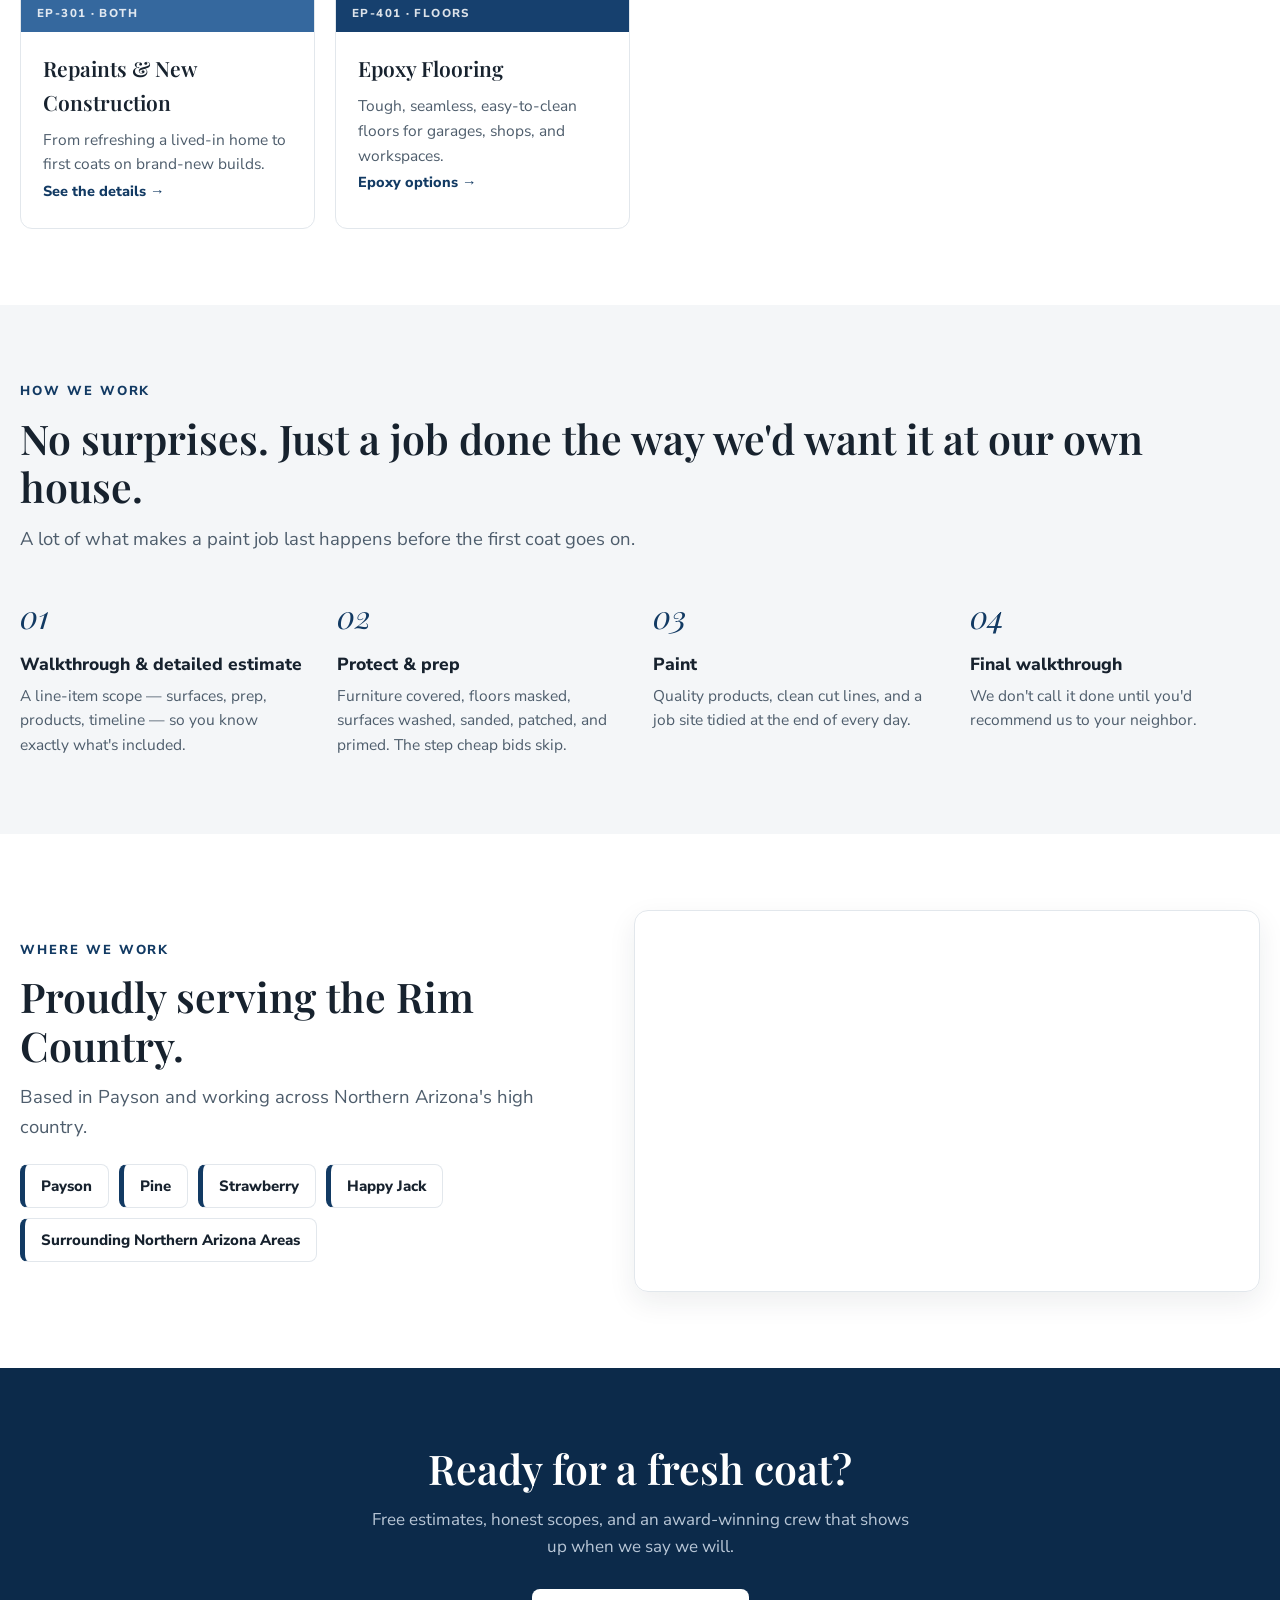
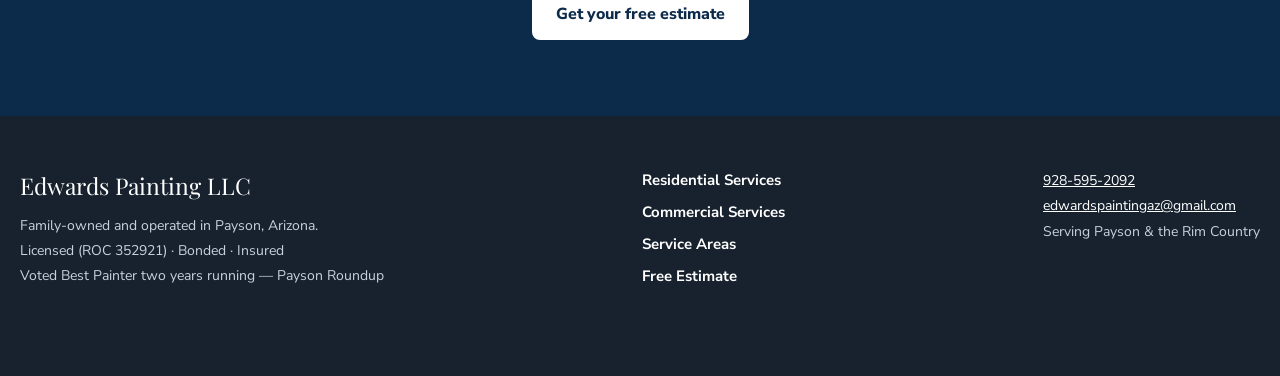
<file: home.html>
<!DOCTYPE html>
<html lang="en">
<head>
<!-- Google tag (gtag.js) -->
<script async src="https://www.googletagmanager.com/gtag/js?id=G-462MWTSJX8"></script>
<script>
  window.dataLayer = window.dataLayer || [];
  function gtag(){dataLayer.push(arguments);}
  gtag('js', new Date());
  gtag('config', 'G-462MWTSJX8');
</script>
<meta charset="UTF-8">
<meta name="viewport" content="width=device-width, initial-scale=1.0">
<title>Edwards Painting — Payson, AZ Painters | Residential &amp; Commercial</title>
<meta name="description" content="Family-owned painting company in Payson, Arizona. Voted Best Painter two years in a row by the Payson Roundup. Residential, light commercial, repaints, new construction, and epoxy flooring. Free estimates.">
<link rel="preconnect" href="https://fonts.googleapis.com">
<link rel="preconnect" href="https://fonts.gstatic.com" crossorigin>
<link href="https://fonts.googleapis.com/css2?family=Playfair+Display:ital,wght@0,500;0,600;0,700;1,500;1,600&family=Nunito+Sans:wght@400;700;800&display=swap" rel="stylesheet">
<link rel="stylesheet" href="styles.css">
</head>
<body>

<header class="site-header">
  <div class="header-inner">
    <a class="logo" href="index.html">Edwards <span>Painting</span></a>
    <button class="nav-toggle" aria-label="Open menu" aria-expanded="false"><span class="bars"></span></button>
    <nav class="main-nav" aria-label="Main">
      <a href="index.html" aria-current="page">Home</a>
      <div class="nav-drop">
        <button aria-expanded="false" aria-haspopup="true">Services <span class="caret" aria-hidden="true"></span></button>
        <div class="drop-menu">
          <a href="residential.html">Residential<small>Interior, exterior, repaints, epoxy</small></a>
          <a href="commercial.html">Commercial<small>Light commercial &amp; new construction</small></a>
        </div>
      </div>
      <a href="index.html#areas">Service Areas</a>
      <a href="index.html#contact">Contact</a>
      <a class="btn btn-primary btn-sm header-cta" href="100offad/">Free Estimate</a>
    </nav>
    <a class="header-phone" href="tel:9285952092">928-595-2092</a>
  </div>
</header>

<main>

<!-- ============ HERO: text left, estimate form right ============ -->
<section class="home-hero" id="top">
  <div class="wrap hero-grid">
    <div class="hero-copy">
      <p class="eyebrow">Family-Owned · Licensed ROC 352921 · Payson, Arizona</p>
      <h1>Your home deserves a painter who treats it like <em>their own.</em></h1>
      <p class="lead">We're a family-owned crew serving Payson and the Rim Country — bonded, insured, and known for careful prep, clean lines, and estimates that show exactly what you're paying for.</p>
      <div class="hero-meta">
        <div class="award-plate">
          <span class="stars" aria-hidden="true">★★</span>
          <span class="award-text">Voted Best Painter — Two Years in a Row<small>Payson Roundup Readers' Awards</small></span>
        </div>
        <a class="hero-phone" href="tel:9285952092">928-595-2092</a>
      </div>
    </div>

    <!-- Estimate form: sits in the hero on desktop, above the fold -->
    <div class="hero-form" id="contact">
      <form class="form-card lead-form" novalidate>
        <h3>Get your free estimate</h3>
        <p class="form-sub">Tell us the basics — we'll call you to schedule a walkthrough.</p>
        <input type="hidden" name="source" value="home-hero">
        <p class="hp-field" aria-hidden="true"><label>Leave this field empty<input type="text" name="company_website" tabindex="-1" autocomplete="off"></label></p>
        <div class="field">
          <label for="hf-name">Name</label>
          <input id="hf-name" name="name" type="text" autocomplete="name" required>
        </div>
        <div class="field">
          <label for="hf-phone">Phone</label>
          <input id="hf-phone" name="phone" type="tel" autocomplete="tel" required>
        </div>
        <div class="field">
          <label for="hf-email">Email</label>
          <input id="hf-email" name="email" type="email" autocomplete="email">
        </div>
        <div class="field">
          <label for="hf-project">Project type</label>
          <select id="hf-project" name="project">
            <option>Interior — Residential</option>
            <option>Exterior — Residential</option>
            <option>Interior — Light Commercial</option>
            <option>Exterior — Light Commercial</option>
            <option>Repaint</option>
            <option>New Construction</option>
            <option>Epoxy Flooring</option>
            <option>Something else</option>
          </select>
        </div>
        <div class="field">
          <label for="hf-city">City</label>
          <input id="hf-city" name="city" type="text" list="area-cities" placeholder="Payson, Pine, Strawberry…">
          <datalist id="area-cities">
            <option value="Payson"><option value="Pine"><option value="Strawberry"><option value="Happy Jack">
          </datalist>
        </div>
        <button class="btn btn-primary" type="submit">Request my free estimate</button>
        <p class="form-success" role="status">Thanks — your request is on its way. We'll be in touch shortly.</p>
        <p class="form-note">No pressure, no obligation. We typically respond within one business day.</p>
      </form>
    </div>
  </div>
</section>

<div class="trust">
  <div class="trust-inner">
    <span>Licensed — ROC 352921</span>
    <span>Bonded &amp; Insured</span>
    <span>Family-Owned &amp; Operated</span>
    <span>Military, First Responder &amp; Senior Discounts</span>
  </div>
</div>

<!-- ============ SERVICES (full width) ============ -->
<section>
  <div class="wrap">
      <div id="services">
        <p class="eyebrow">What we do</p>
        <h2>Every surface, residential to commercial.</h2>
        <p class="lead">Pick a card to see the full scope — or tell us about the job and we'll point you the right way.</p>
        <div class="chip-grid">
          <a class="chip" href="residential.html#interior">
            <div class="chip-swatch"><span class="chip-code">EP-101 · RESIDENTIAL</span></div>
            <div class="chip-body"><h3>Interior Painting</h3><p>Walls, ceilings, and trim with crisp lines — floors and furniture protected like they're ours.</p><span class="chip-link">Residential interior →</span></div>
          </a>
          <a class="chip" href="residential.html#exterior">
            <div class="chip-swatch s2"><span class="chip-code">EP-102 · RESIDENTIAL</span></div>
            <div class="chip-body"><h3>Exterior Painting</h3><p>Prep, prime, and products built for the Rim Country's sun, snow, and monsoons.</p><span class="chip-link">Residential exterior →</span></div>
          </a>
          <a class="chip" href="commercial.html#interior">
            <div class="chip-swatch s3"><span class="chip-code">EP-201 · COMMERCIAL</span></div>
            <div class="chip-body"><h3>Light Commercial Interior</h3><p>Offices, storefronts, and rentals — scheduled around your business hours.</p><span class="chip-link">Commercial interior →</span></div>
          </a>
          <a class="chip" href="commercial.html#exterior">
            <div class="chip-swatch s4"><span class="chip-code">EP-202 · COMMERCIAL</span></div>
            <div class="chip-body"><h3>Light Commercial Exterior</h3><p>Curb appeal that holds up — durable coatings for storefronts and multi-unit buildings.</p><span class="chip-link">Commercial exterior →</span></div>
          </a>
          <a class="chip" href="residential.html#repaints">
            <div class="chip-swatch s5"><span class="chip-code">EP-301 · BOTH</span></div>
            <div class="chip-body"><h3>Repaints &amp; New Construction</h3><p>From refreshing a lived-in home to first coats on brand-new builds.</p><span class="chip-link">See the details →</span></div>
          </a>
          <a class="chip" href="residential.html#epoxy">
            <div class="chip-swatch s6"><span class="chip-code">EP-401 · FLOORS</span></div>
            <div class="chip-body"><h3>Epoxy Flooring</h3><p>Tough, seamless, easy-to-clean floors for garages, shops, and workspaces.</p><span class="chip-link">Epoxy options →</span></div>
          </a>
        </div>
      </div>
  </div>
</section>

<!-- ============ PROCESS (full width) ============ -->
<section class="gray">
  <div class="wrap">
    <p class="eyebrow">How we work</p>
    <h2>No surprises. Just a job done the way we'd want it at our own house.</h2>
    <p class="lead">A lot of what makes a paint job last happens before the first coat goes on.</p>
    <div class="steps">
      <div class="step"><h3>Walkthrough &amp; detailed estimate</h3><p>A line-item scope — surfaces, prep, products, timeline — so you know exactly what's included.</p></div>
      <div class="step"><h3>Protect &amp; prep</h3><p>Furniture covered, floors masked, surfaces washed, sanded, patched, and primed. The step cheap bids skip.</p></div>
      <div class="step"><h3>Paint</h3><p>Quality products, clean cut lines, and a job site tidied at the end of every day.</p></div>
      <div class="step"><h3>Final walkthrough</h3><p>We don't call it done until you'd recommend us to your neighbor.</p></div>
    </div>
  </div>
</section>

<!-- ============ SERVICE AREAS ============ -->
<section id="areas">
  <div class="wrap areas-grid">
    <div>
      <p class="eyebrow">Where we work</p>
      <h2>Proudly serving the Rim Country.</h2>
      <p class="lead">Based in Payson and working across Northern Arizona's high country.</p>
      <div class="city-chips">
        <span>Payson</span>
        <span>Pine</span>
        <span>Strawberry</span>
        <span>Happy Jack</span>
        <span>Surrounding Northern Arizona Areas</span>
      </div>
    </div>
    <div class="map-frame">
      <iframe title="Edwards Painting service area map — Payson, Arizona and the Rim Country"
        src="https://maps.google.com/maps?q=Payson,+AZ&z=9&output=embed"
        loading="lazy" referrerpolicy="no-referrer-when-downgrade" allowfullscreen></iframe>
    </div>
  </div>
</section>

<!-- ============ CTA BAND ============ -->
<section class="cta-band">
  <div class="wrap">
    <h2>Ready for a fresh coat?</h2>
    <p>Free estimates, honest scopes, and an award-winning crew that shows up when we say we will.</p>
    <a class="btn btn-primary" style="background:#fff; color:var(--navy-deep);" href="100offad/">Get your free estimate</a>
  </div>
</section>

</main>

<footer>
  <div class="footer-inner">
    <div>
      <p class="brand">Edwards Painting LLC</p>
      <p class="fine">Family-owned and operated in Payson, Arizona.<br>Licensed (ROC 352921) · Bonded · Insured<br>Voted Best Painter two years running — Payson Roundup</p>
    </div>
    <nav aria-label="Footer">
      <a href="residential.html">Residential Services</a>
      <a href="commercial.html">Commercial Services</a>
      <a href="index.html#areas">Service Areas</a>
      <a href="100offad/">Free Estimate</a>
    </nav>
    <div class="fine">
      <a href="tel:9285952092">928-595-2092</a><br>
      <a href="mailto:edwardspaintingaz@gmail.com">edwardspaintingaz@gmail.com</a><br>
      Serving Payson &amp; the Rim Country
    </div>
  </div>
</footer>

<!-- Mobile sticky action bar -->
<div class="sticky-bar">
  <a class="btn btn-ghost" href="tel:9285952092">Call Now</a>
  <a class="btn btn-primary" href="100offad/">Free Estimate</a>
</div>

<script src="site.js"></script>
</body>
</html>
</file>
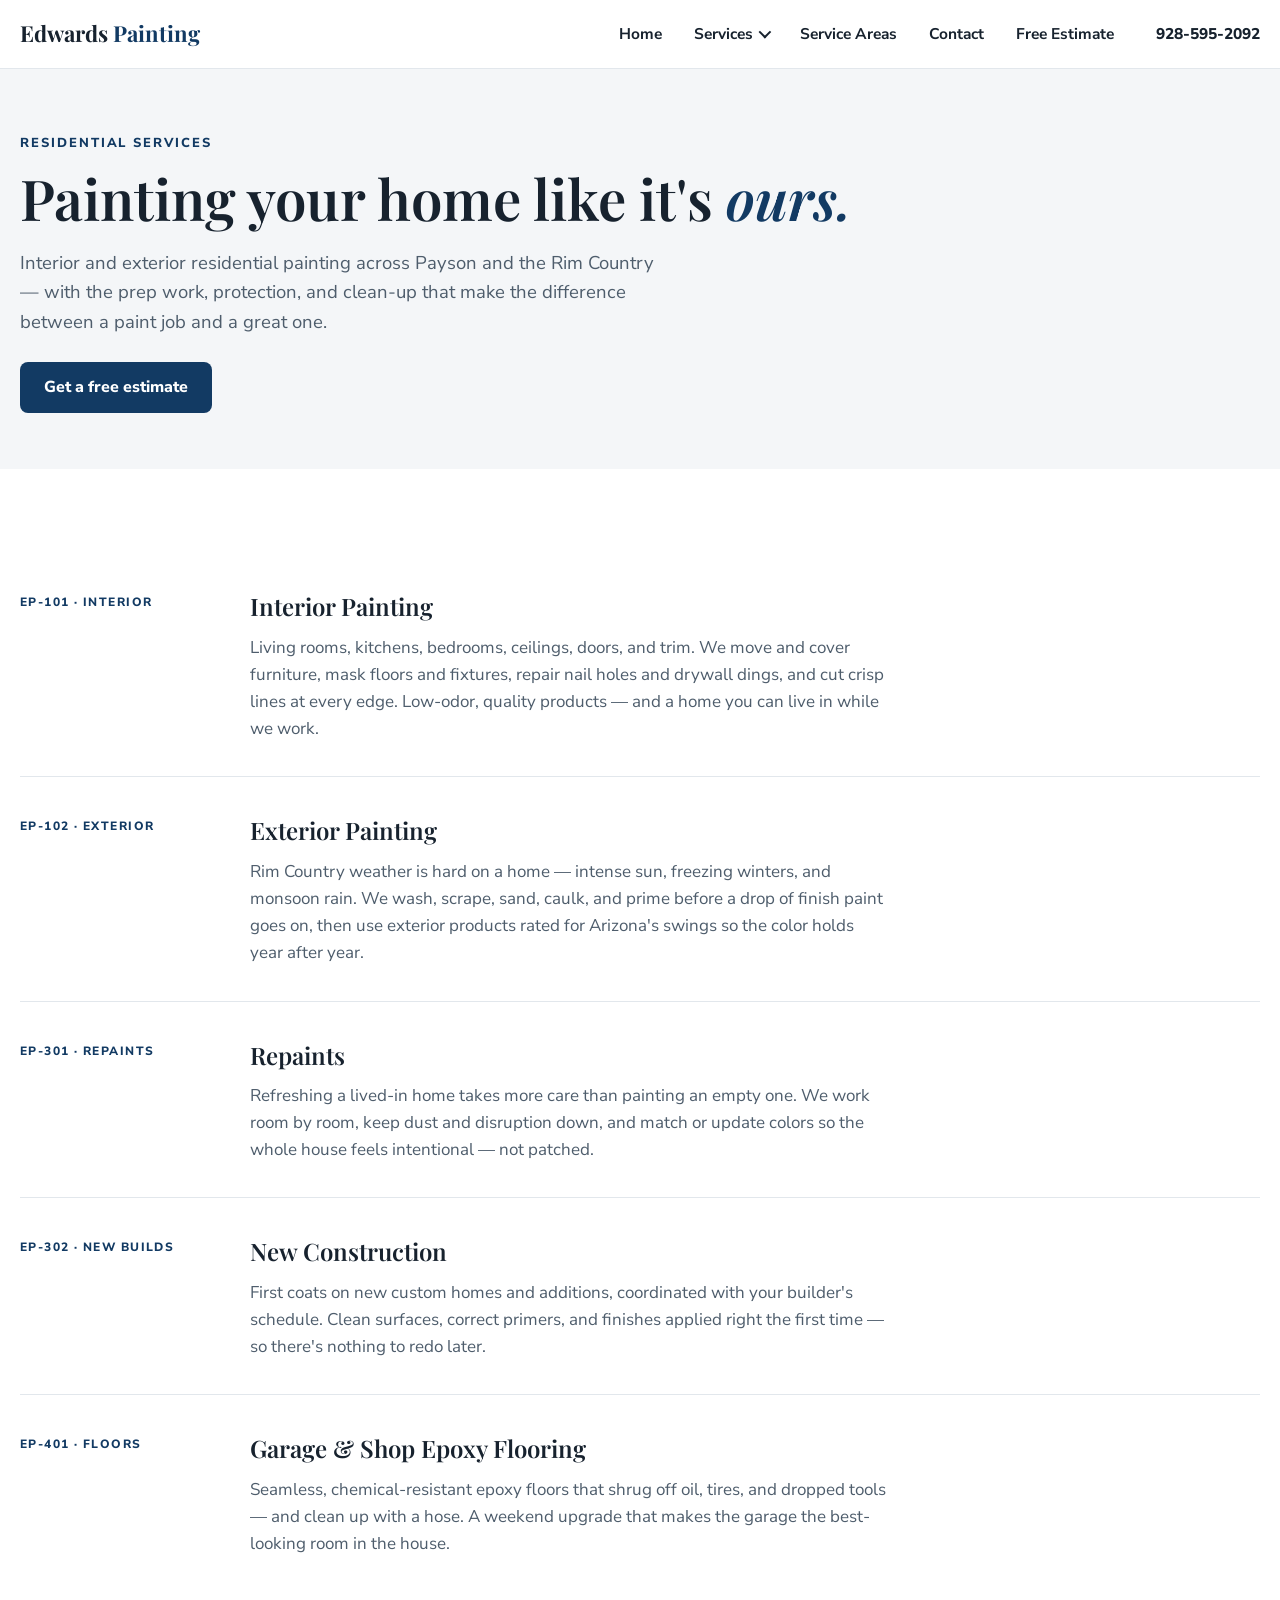
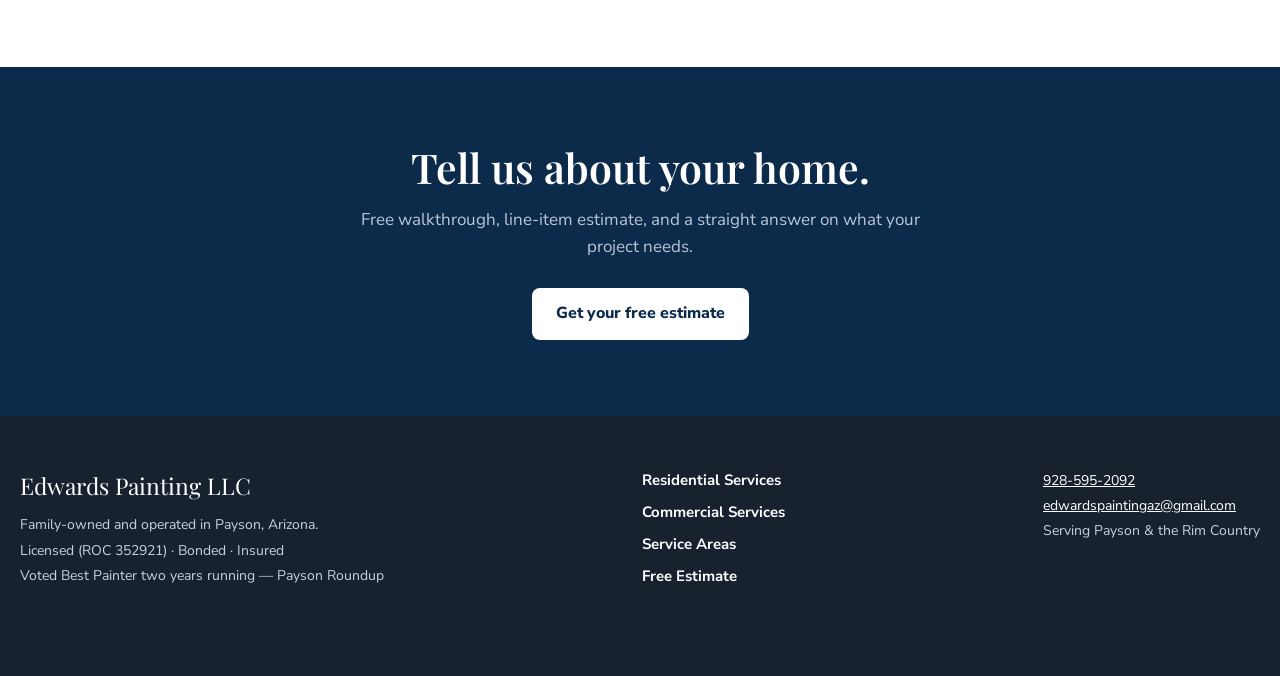
<file: residential.html>
<!DOCTYPE html>
<html lang="en">
<head>
<!-- Google tag (gtag.js) -->
<script async src="https://www.googletagmanager.com/gtag/js?id=G-462MWTSJX8"></script>
<script>
  window.dataLayer = window.dataLayer || [];
  function gtag(){dataLayer.push(arguments);}
  gtag('js', new Date());
  gtag('config', 'G-462MWTSJX8');
</script>
<meta charset="UTF-8">
<meta name="viewport" content="width=device-width, initial-scale=1.0">
<title>Residential Painting in Payson, AZ — Edwards Painting</title>
<meta name="description" content="Residential painting in Payson and the Rim Country: interior, exterior, repaints, new construction, and garage epoxy flooring. Licensed, bonded, insured. Free estimates.">
<link rel="preconnect" href="https://fonts.googleapis.com">
<link rel="preconnect" href="https://fonts.gstatic.com" crossorigin>
<link href="https://fonts.googleapis.com/css2?family=Playfair+Display:ital,wght@0,500;0,600;0,700;1,500;1,600&family=Nunito+Sans:wght@400;700;800&display=swap" rel="stylesheet">
<link rel="stylesheet" href="styles.css">
</head>
<body>

<header class="site-header">
  <div class="header-inner">
    <a class="logo" href="index.html">Edwards <span>Painting</span></a>
    <button class="nav-toggle" aria-label="Open menu" aria-expanded="false"><span class="bars"></span></button>
    <nav class="main-nav" aria-label="Main">
      <a href="index.html">Home</a>
      <div class="nav-drop">
        <button aria-expanded="false" aria-haspopup="true">Services <span class="caret" aria-hidden="true"></span></button>
        <div class="drop-menu">
          <a href="residential.html" aria-current="page">Residential<small>Interior, exterior, repaints, epoxy</small></a>
          <a href="commercial.html">Commercial<small>Light commercial &amp; new construction</small></a>
        </div>
      </div>
      <a href="index.html#areas">Service Areas</a>
      <a href="index.html#contact">Contact</a>
      <a class="btn btn-primary btn-sm header-cta" href="100offad/">Free Estimate</a>
    </nav>
    <a class="header-phone" href="tel:9285952092">928-595-2092</a>
  </div>
</header>

<main>

<section class="page-hero">
  <div class="wrap">
    <p class="eyebrow">Residential Services</p>
    <h1>Painting your home like it's <em>ours.</em></h1>
    <p class="lead">Interior and exterior residential painting across Payson and the Rim Country — with the prep work, protection, and clean-up that make the difference between a paint job and a great one.</p>
    <div style="margin-top:24px;">
      <a class="btn btn-primary" href="100offad/">Get a free estimate</a>
    </div>
  </div>
</section>

<section>
  <div class="wrap svc-rows">

    <div class="svc-row" id="interior">
      <span class="svc-tag">EP-101 · Interior</span>
      <div>
        <h3>Interior Painting</h3>
        <p>Living rooms, kitchens, bedrooms, ceilings, doors, and trim. We move and cover furniture, mask floors and fixtures, repair nail holes and drywall dings, and cut crisp lines at every edge. Low-odor, quality products — and a home you can live in while we work.</p>
      </div>
    </div>

    <div class="svc-row" id="exterior">
      <span class="svc-tag">EP-102 · Exterior</span>
      <div>
        <h3>Exterior Painting</h3>
        <p>Rim Country weather is hard on a home — intense sun, freezing winters, and monsoon rain. We wash, scrape, sand, caulk, and prime before a drop of finish paint goes on, then use exterior products rated for Arizona's swings so the color holds year after year.</p>
      </div>
    </div>

    <div class="svc-row" id="repaints">
      <span class="svc-tag">EP-301 · Repaints</span>
      <div>
        <h3>Repaints</h3>
        <p>Refreshing a lived-in home takes more care than painting an empty one. We work room by room, keep dust and disruption down, and match or update colors so the whole house feels intentional — not patched.</p>
      </div>
    </div>

    <div class="svc-row" id="new-construction">
      <span class="svc-tag">EP-302 · New Builds</span>
      <div>
        <h3>New Construction</h3>
        <p>First coats on new custom homes and additions, coordinated with your builder's schedule. Clean surfaces, correct primers, and finishes applied right the first time — so there's nothing to redo later.</p>
      </div>
    </div>

    <div class="svc-row" id="epoxy">
      <span class="svc-tag">EP-401 · Floors</span>
      <div>
        <h3>Garage &amp; Shop Epoxy Flooring</h3>
        <p>Seamless, chemical-resistant epoxy floors that shrug off oil, tires, and dropped tools — and clean up with a hose. A weekend upgrade that makes the garage the best-looking room in the house.</p>
      </div>
    </div>

  </div>
</section>

<section class="cta-band">
  <div class="wrap">
    <h2>Tell us about your home.</h2>
    <p>Free walkthrough, line-item estimate, and a straight answer on what your project needs.</p>
    <a class="btn btn-primary" style="background:#fff; color:var(--navy-deep);" href="100offad/">Get your free estimate</a>
  </div>
</section>

</main>

<footer>
  <div class="footer-inner">
    <div>
      <p class="brand">Edwards Painting LLC</p>
      <p class="fine">Family-owned and operated in Payson, Arizona.<br>Licensed (ROC 352921) · Bonded · Insured<br>Voted Best Painter two years running — Payson Roundup</p>
    </div>
    <nav aria-label="Footer">
      <a href="residential.html">Residential Services</a>
      <a href="commercial.html">Commercial Services</a>
      <a href="index.html#areas">Service Areas</a>
      <a href="100offad/">Free Estimate</a>
    </nav>
    <div class="fine">
      <a href="tel:9285952092">928-595-2092</a><br>
      <a href="mailto:edwardspaintingaz@gmail.com">edwardspaintingaz@gmail.com</a><br>
      Serving Payson &amp; the Rim Country
    </div>
  </div>
</footer>

<div class="sticky-bar">
  <a class="btn btn-ghost" href="tel:9285952092">Call Now</a>
  <a class="btn btn-primary" href="100offad/">Free Estimate</a>
</div>

<script src="site.js"></script>
</body>
</html>
</file>
<file: styles.css>
/* ============================================================
   EDWARDS PAINTING — SITE STYLES
   Palette: soft neutrals + bold navy. Gold reserved for the award.
   ============================================================ */
:root {
  --white: #FFFFFF;
  --gray: #F4F6F8;
  --line: #E2E7EC;
  --ink: #17222E;
  --ink-soft: #4E5D6C;
  --navy: #123A63;
  --navy-deep: #0C2A4A;
  --navy-tint: #E8EEF5;
  --gold: #C9A24B;

  --display: 'Playfair Display', Georgia, serif;
  --body: 'Nunito Sans', -apple-system, sans-serif;
}

* { margin: 0; padding: 0; box-sizing: border-box; }
html { scroll-behavior: smooth; }
@media (prefers-reduced-motion: reduce) { html { scroll-behavior: auto; } }

body {
  font-family: var(--body);
  background: var(--white);
  color: var(--ink);
  font-size: 17px;
  line-height: 1.6;
}

img { max-width: 100%; display: block; }
a { color: var(--navy); }

/* ============================================================
   HEADER + NAV
   ============================================================ */
.site-header {
  position: sticky;
  top: 0;
  z-index: 50;
  background: var(--white);
  border-bottom: 1px solid var(--line);
}
.header-inner {
  max-width: 1500px;
  margin: 0 auto;
  padding: 0 20px;
  height: 68px;
  display: flex;
  align-items: center;
  gap: 28px;
}
.logo {
  font-family: var(--display);
  font-weight: 700;
  font-size: 22px;
  color: var(--ink);
  text-decoration: none;
  white-space: nowrap;
}
.logo span { color: var(--navy); }

.main-nav { display: flex; align-items: center; gap: 4px; margin-left: auto; }
.main-nav > a, .nav-drop > button {
  font-family: var(--body);
  font-weight: 700;
  font-size: 15.5px;
  color: var(--ink);
  text-decoration: none;
  padding: 10px 14px;
  border-radius: 8px;
  background: none;
  border: none;
  cursor: pointer;
  display: inline-flex;
  align-items: center;
  gap: 6px;
}
.main-nav > a:hover, .nav-drop > button:hover { background: var(--gray); }
.main-nav > a[aria-current="page"] { color: var(--navy); }

.nav-drop { position: relative; }
.nav-drop .caret {
  width: 9px; height: 9px;
  border-right: 2px solid currentColor;
  border-bottom: 2px solid currentColor;
  transform: rotate(45deg) translateY(-2px);
  transition: transform 0.15s ease;
}
.nav-drop.open .caret { transform: rotate(225deg) translateY(-1px); }
.drop-menu {
  position: absolute;
  top: calc(100% + 6px);
  left: 8px;
  min-width: 230px;
  background: var(--white);
  border: 1px solid var(--line);
  border-radius: 12px;
  box-shadow: 0 12px 32px rgba(23, 34, 46, 0.12);
  padding: 8px;
  display: none;
}
.nav-drop.open .drop-menu { display: block; }
.drop-menu a {
  display: block;
  padding: 11px 14px;
  border-radius: 8px;
  text-decoration: none;
  color: var(--ink);
  font-weight: 700;
  font-size: 15.5px;
}
.drop-menu a small {
  display: block;
  font-weight: 400;
  color: var(--ink-soft);
  font-size: 13.5px;
}
.drop-menu a:hover { background: var(--navy-tint); color: var(--navy); }

.header-phone {
  font-weight: 800;
  font-size: 15.5px;
  color: var(--ink);
  text-decoration: none;
  white-space: nowrap;
}
.header-phone:hover { color: var(--navy); }

.btn {
  display: inline-block;
  padding: 13px 24px;
  border-radius: 8px;
  font-family: var(--body);
  font-weight: 800;
  font-size: 16px;
  text-decoration: none;
  border: none;
  cursor: pointer;
  transition: background 0.15s ease, transform 0.15s ease;
  text-align: center;
}
.btn:focus-visible, a:focus-visible, button:focus-visible {
  outline: 3px solid #5B8BC4;
  outline-offset: 2px;
}
.btn-primary { background: var(--navy); color: #fff; }
.btn-primary:hover { background: var(--navy-deep); transform: translateY(-1px); }
.btn-ghost { background: transparent; color: var(--ink); border: 2px solid var(--line); }
.btn-ghost:hover { border-color: var(--navy); color: var(--navy); }
.btn-sm { padding: 10px 18px; font-size: 15px; }

/* mobile nav */
.nav-toggle {
  display: none;
  margin-left: auto;
  background: none;
  border: none;
  cursor: pointer;
  padding: 10px;
}
.nav-toggle .bars, .nav-toggle .bars::before, .nav-toggle .bars::after {
  content: "";
  display: block;
  width: 24px; height: 3px;
  background: var(--ink);
  border-radius: 2px;
  position: relative;
  transition: transform 0.2s ease;
}
.nav-toggle .bars::before { position: absolute; top: -8px; }
.nav-toggle .bars::after  { position: absolute; top: 8px; }

@media (max-width: 880px) {
  .nav-toggle { display: block; }
  .header-cta, .header-phone { display: none; }
  .main-nav {
    display: none;
    position: absolute;
    top: 68px; left: 0; right: 0;
    background: var(--white);
    border-bottom: 1px solid var(--line);
    flex-direction: column;
    align-items: stretch;
    padding: 12px 16px 18px;
    gap: 2px;
    box-shadow: 0 16px 32px rgba(23,34,46,0.12);
  }
  .main-nav.open { display: flex; }
  .main-nav > a, .nav-drop > button { width: 100%; text-align: left; font-size: 17px; padding: 13px 14px; }
  .nav-drop > button { display: flex; justify-content: space-between; }
  .drop-menu {
    position: static;
    box-shadow: none;
    border: none;
    border-left: 3px solid var(--navy-tint);
    border-radius: 0;
    margin: 0 0 6px 14px;
    min-width: 0;
  }
  .main-nav .btn { margin-top: 10px; }
}

/* ============================================================
   SHARED SECTIONS
   ============================================================ */
main { display: block; }
section { padding: 76px 20px; }
.wrap { max-width: 1500px; margin: 0 auto; }
.gray { background: var(--gray); }

.eyebrow {
  font-size: 13px;
  font-weight: 800;
  letter-spacing: 0.15em;
  text-transform: uppercase;
  color: var(--navy);
  margin-bottom: 12px;
}
h1 {
  font-family: var(--display);
  font-weight: 600;
  font-size: clamp(34px, 4.4vw, 62px);
  line-height: 1.12;
  margin-bottom: 20px;
}
h1 em, h2 em { font-style: italic; color: var(--navy); }
h2 {
  font-family: var(--display);
  font-weight: 600;
  font-size: clamp(27px, 3.2vw, 44px);
  line-height: 1.18;
  margin-bottom: 14px;
}
.lead { font-size: 18.5px; color: var(--ink-soft); max-width: 640px; }

/* award plate — gold lives here only */
.award-plate {
  display: inline-flex;
  align-items: center;
  gap: 12px;
  background: var(--navy-deep);
  color: #fff;
  border-radius: 10px;
  padding: 12px 20px;
  border: 1px solid rgba(201, 162, 75, 0.55);
}
.award-plate .stars { color: var(--gold); font-size: 17px; letter-spacing: 3px; }
.award-plate .award-text { font-size: 14.5px; font-weight: 700; line-height: 1.35; }
.award-plate .award-text small {
  display: block;
  font-weight: 400;
  color: #B8C6D6;
  font-size: 12.5px;
  letter-spacing: 0.04em;
}

/* trust bar */
.trust {
  border-top: 1px solid var(--line);
  border-bottom: 1px solid var(--line);
  background: var(--white);
  padding: 18px 20px;
}
.trust-inner {
  max-width: 1500px;
  margin: 0 auto;
  display: flex;
  justify-content: center;
  flex-wrap: wrap;
  gap: 8px 40px;
  font-weight: 700;
  font-size: 14.5px;
  color: var(--ink-soft);
}
.trust-inner span::before { content: "✓"; color: var(--navy); font-weight: 800; margin-right: 8px; }

/* ============================================================
   PAINT-CHIP SERVICE CARDS (the fan deck)
   ============================================================ */
.chip-grid {
  display: grid;
  grid-template-columns: repeat(auto-fit, minmax(250px, 1fr));
  gap: 20px;
  margin-top: 40px;
}
.chip {
  background: var(--white);
  border: 1px solid var(--line);
  border-radius: 12px;
  overflow: hidden;
  text-decoration: none;
  color: var(--ink);
  display: flex;
  flex-direction: column;
  transition: transform 0.15s ease, box-shadow 0.15s ease;
}
a.chip:hover { transform: translateY(-3px); box-shadow: 0 10px 26px rgba(23,34,46,0.10); }
.chip-swatch {
  height: 86px;
  background: var(--navy);
  position: relative;
}
.chip-swatch.s2 { background: #1C4A7C; }
.chip-swatch.s3 { background: #2A5A90; }
.chip-swatch.s4 { background: #0C2A4A; }
.chip-swatch.s5 { background: #35689E; }
.chip-swatch.s6 { background: #16406E; }
.chip-code {
  position: absolute;
  bottom: 10px; left: 16px;
  font-size: 11.5px;
  font-weight: 800;
  letter-spacing: 0.12em;
  color: rgba(255,255,255,0.85);
}
.chip-body { padding: 20px 22px 24px; }
.chip-body h3 {
  font-family: var(--display);
  font-weight: 600;
  font-size: 21px;
  margin-bottom: 8px;
}
.chip-body p { color: var(--ink-soft); font-size: 15.5px; }
.chip-link {
  margin-top: 12px;
  font-weight: 800;
  font-size: 14.5px;
  color: var(--navy);
}

/* ============================================================
   FORM CARD (sticky rail on desktop home)
   ============================================================ */
.form-card {
  background: var(--white);
  border: 1px solid var(--line);
  border-radius: 14px;
  padding: 28px;
  box-shadow: 0 10px 32px rgba(23, 34, 46, 0.10);
}
.form-card h3 {
  font-family: var(--display);
  font-size: 24px;
  font-weight: 600;
  margin-bottom: 4px;
}
.form-card .form-sub { color: var(--ink-soft); font-size: 14.5px; margin-bottom: 18px; }
.field { margin-bottom: 15px; }
.field label {
  display: block;
  font-weight: 800;
  font-size: 13.5px;
  margin-bottom: 6px;
}
.field input, .field select, .field textarea {
  width: 100%;
  padding: 12px 13px;
  border: 1.5px solid var(--line);
  border-radius: 8px;
  font-family: var(--body);
  font-size: 16px;
  background: var(--gray);
  color: var(--ink);
}
.field input:focus, .field select:focus, .field textarea:focus {
  outline: 2px solid #5B8BC4;
  border-color: var(--navy);
  background: var(--white);
}
.form-card .btn { width: 100%; }
.form-note { font-size: 13px; color: var(--ink-soft); margin-top: 10px; text-align: center; }
.form-success {
  display: none;
  background: var(--navy-tint);
  border: 1px solid #C6D6E8;
  color: var(--navy-deep);
  border-radius: 8px;
  padding: 12px 14px;
  font-size: 14.5px;
  font-weight: 700;
  margin-top: 12px;
}
.form-success.show { display: block; }
.hp-field { position: absolute; left: -9999px; opacity: 0; } /* honeypot */

/* home hero: copy on the left, estimate form on the right */
.home-hero { padding-top: 60px; padding-bottom: 60px; }
.hero-grid {
  display: grid;
  grid-template-columns: 1.25fr 460px;
  gap: 72px;
  align-items: center;
}
.hero-copy h1 { margin-bottom: 18px; }
.hero-meta {
  display: flex;
  flex-wrap: wrap;
  align-items: center;
  gap: 22px;
  margin-top: 30px;
}
.hero-phone {
  font-family: var(--display);
  font-size: 27px;
  font-weight: 700;
  text-decoration: none;
  color: var(--navy-deep);
}
.hero-phone:hover { color: var(--navy); }
.hero-form .form-card { margin: 0; }

/* stack the hero on tablets and phones; form comes first so it's reachable */
@media (max-width: 900px) {
  .hero-grid { grid-template-columns: 1fr; gap: 36px; }
  .hero-form { order: -1; }
  .home-hero { padding-top: 40px; }
}

/* ============================================================
   SERVICE AREAS
   ============================================================ */
.areas-grid {
  display: grid;
  grid-template-columns: 1fr 1.1fr;
  gap: 44px;
  align-items: center;
}
@media (max-width: 880px) { .areas-grid { grid-template-columns: 1fr; } }
.map-frame {
  border: 1px solid var(--line);
  border-radius: 14px;
  overflow: hidden;
  box-shadow: 0 10px 28px rgba(23,34,46,0.08);
}
.map-frame iframe { display: block; width: 100%; height: 380px; border: 0; }
.city-chips { display: flex; flex-wrap: wrap; gap: 10px; margin-top: 22px; }
.city-chips span {
  background: var(--white);
  border: 1.5px solid var(--line);
  border-left: 5px solid var(--navy);
  border-radius: 8px;
  padding: 9px 16px;
  font-weight: 800;
  font-size: 15px;
}

/* ============================================================
   PROCESS STEPS
   ============================================================ */
.steps {
  display: grid;
  grid-template-columns: repeat(auto-fit, minmax(230px, 1fr));
  gap: 26px;
  margin-top: 36px;
  counter-reset: step;
}
.step { counter-increment: step; }
.step::before {
  content: counter(step, decimal-leading-zero);
  display: block;
  font-family: var(--display);
  font-style: italic;
  font-size: 32px;
  color: var(--navy);
  margin-bottom: 8px;
}
.step h3 { font-size: 17.5px; font-weight: 800; margin-bottom: 6px; }
.step p { color: var(--ink-soft); font-size: 15.5px; }

/* ============================================================
   SERVICE DETAIL PAGES
   ============================================================ */
.page-hero { padding: 64px 20px 56px; background: var(--gray); }
.svc-rows { margin-top: 8px; }
.svc-row {
  display: grid;
  grid-template-columns: 200px 1fr;
  gap: 30px;
  padding: 34px 0;
  border-bottom: 1px solid var(--line);
}
.svc-row:last-child { border-bottom: none; }
.svc-row .svc-tag {
  font-size: 12px;
  font-weight: 800;
  letter-spacing: 0.12em;
  text-transform: uppercase;
  color: var(--navy);
  padding-top: 6px;
}
.svc-row h3 {
  font-family: var(--display);
  font-weight: 600;
  font-size: 24px;
  margin-bottom: 8px;
}
.svc-row p { color: var(--ink-soft); max-width: 640px; }
@media (max-width: 700px) {
  .svc-row { grid-template-columns: 1fr; gap: 6px; }
}

.cta-band { background: var(--navy-deep); color: #fff; text-align: center; }
.cta-band h2 { color: #fff; }
.cta-band p { color: #B8C6D6; max-width: 560px; margin: 0 auto 28px; }

/* ============================================================
   FOOTER
   ============================================================ */
footer {
  background: var(--ink);
  color: #C7D2DD;
  padding: 52px 20px 80px; /* extra bottom room for the mobile sticky bar */
}
.footer-inner {
  max-width: 1500px;
  margin: 0 auto;
  display: flex;
  justify-content: space-between;
  flex-wrap: wrap;
  gap: 30px;
}
footer .brand { font-family: var(--display); font-size: 23px; color: #fff; margin-bottom: 8px; }
footer a { color: #fff; }
footer .fine { font-size: 14px; line-height: 1.8; }
footer nav a { display: block; text-decoration: none; font-weight: 700; font-size: 15px; margin-bottom: 8px; }
footer nav a:hover { text-decoration: underline; }

/* ============================================================
   MOBILE STICKY ACTION BAR
   ============================================================ */
.sticky-bar {
  display: none;
  position: fixed;
  bottom: 0; left: 0; right: 0;
  z-index: 60;
  background: var(--white);
  border-top: 1px solid var(--line);
  padding: 10px 14px calc(10px + env(safe-area-inset-bottom));
  gap: 10px;
  box-shadow: 0 -8px 24px rgba(23,34,46,0.10);
}
.sticky-bar .btn { flex: 1; padding: 13px 10px; font-size: 15.5px; }
@media (max-width: 880px) {
  .sticky-bar { display: flex; }
}
</file>
